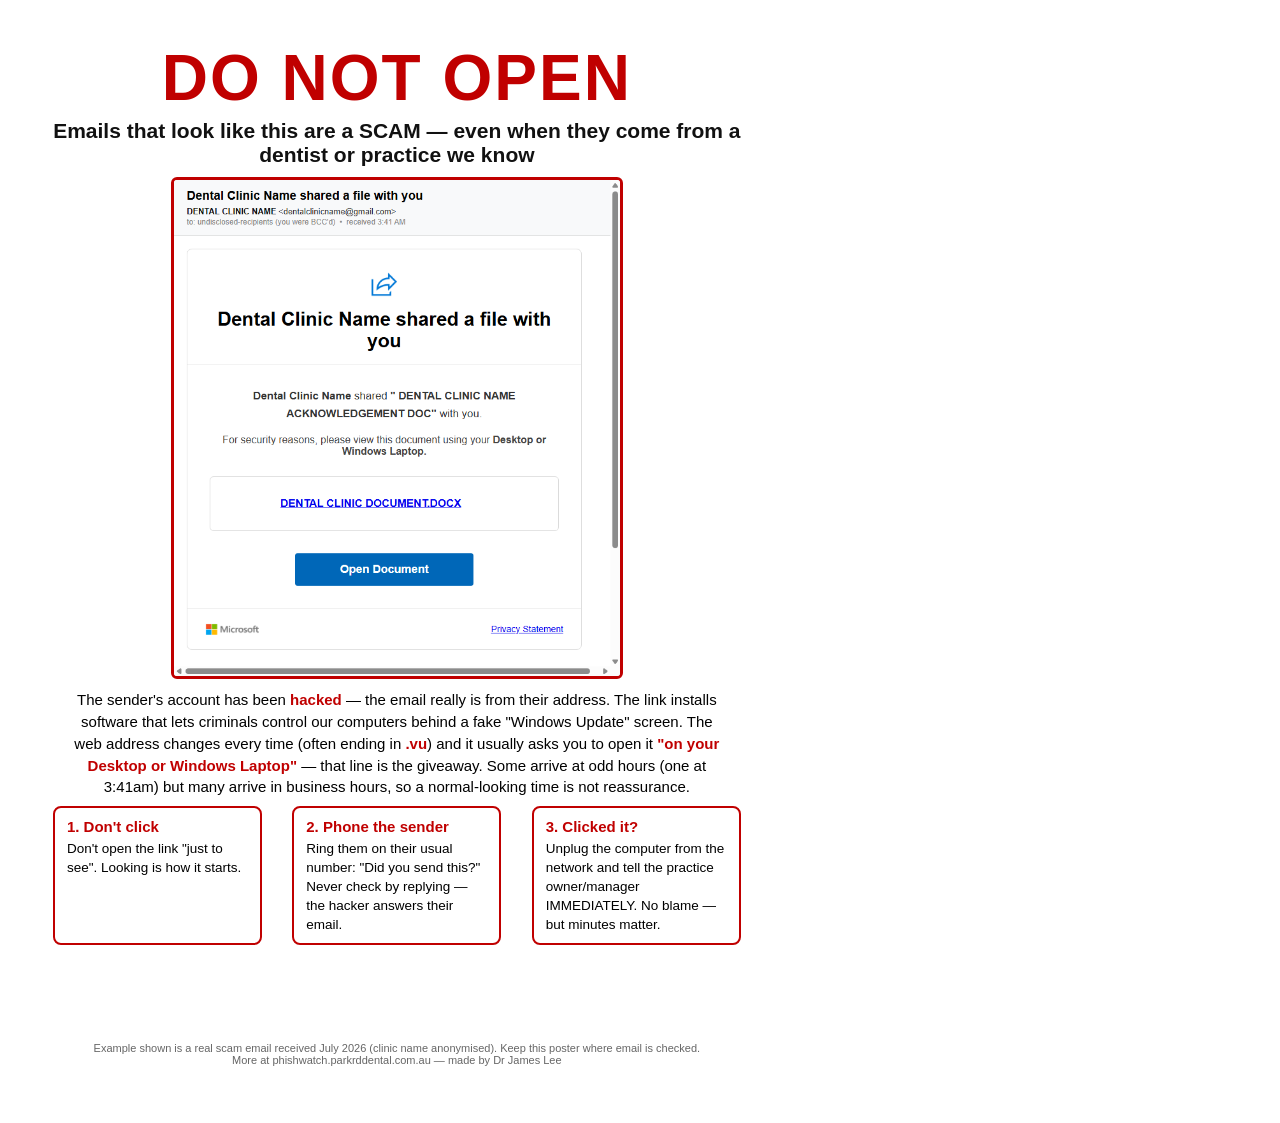
<file: poster.html>
<!doctype html>
<html>
<head>
<meta charset="utf-8">
<title>DO NOT OPEN poster</title>
<style>
  @page { size: A4 portrait; margin: 0; }
  body { font-family: Arial, "Segoe UI", sans-serif; margin: 0; width: 210mm; height: 297mm; display: flex; flex-direction: column; align-items: center; padding: 12mm 14mm; box-sizing: border-box; }
  .stop { color: #c00000; font-size: 64px; font-weight: 900; letter-spacing: 2px; margin: 0; text-align: center; line-height: 1.05; }
  .sub { font-size: 21px; font-weight: 700; text-align: center; margin: 6px 0 10px; color: #111; }
  img { width: 118mm; border: 3px solid #c00000; border-radius: 6px; }
  .why { font-size: 15px; margin: 10px 0 0; text-align: center; max-width: 175mm; line-height: 1.45; }
  .why b { color: #c00000; }
  .rules { display: flex; gap: 8mm; margin-top: 8px; width: 100%; }
  .rule { flex: 1; border: 2px solid #c00000; border-radius: 8px; padding: 8px 12px; font-size: 13.5px; line-height: 1.4; }
  .rule b { color: #c00000; font-size: 15px; display: block; margin-bottom: 3px; }
  .foot { margin-top: auto; font-size: 11px; color: #666; text-align: center; }
</style>
</head>
<body>
  <p class="stop">DO NOT OPEN</p>
  <p class="sub">Emails that look like this are a SCAM — even when they come from a dentist or practice we know</p>
  <img src="email-example.png" alt="Example of the scam email">
  <p class="why">The sender's account has been <b>hacked</b> — the email really is from their address. The link installs software that lets criminals control our computers behind a fake "Windows Update" screen. The web address changes every time (often ending in <b>.vu</b>) and it usually asks you to open it <b>"on your Desktop or Windows Laptop"</b> — that line is the giveaway. Some arrive at odd hours (one at 3:41am) but many arrive in business hours, so a normal-looking time is not reassurance.</p>
  <div class="rules">
    <div class="rule"><b>1. Don't click</b>Don't open the link "just to see". Looking is how it starts.</div>
    <div class="rule"><b>2. Phone the sender</b>Ring them on their usual number: "Did you send this?" Never check by replying — the hacker answers their email.</div>
    <div class="rule"><b>3. Clicked it?</b>Unplug the computer from the network and tell the practice owner/manager IMMEDIATELY. No blame — but minutes matter.</div>
  </div>
  <p class="foot">Example shown is a real scam email received July 2026 (clinic name anonymised). Keep this poster where email is checked.<br>More at phishwatch.parkrddental.com.au — made by Dr James Lee</p>
</body>
</html>
</file>
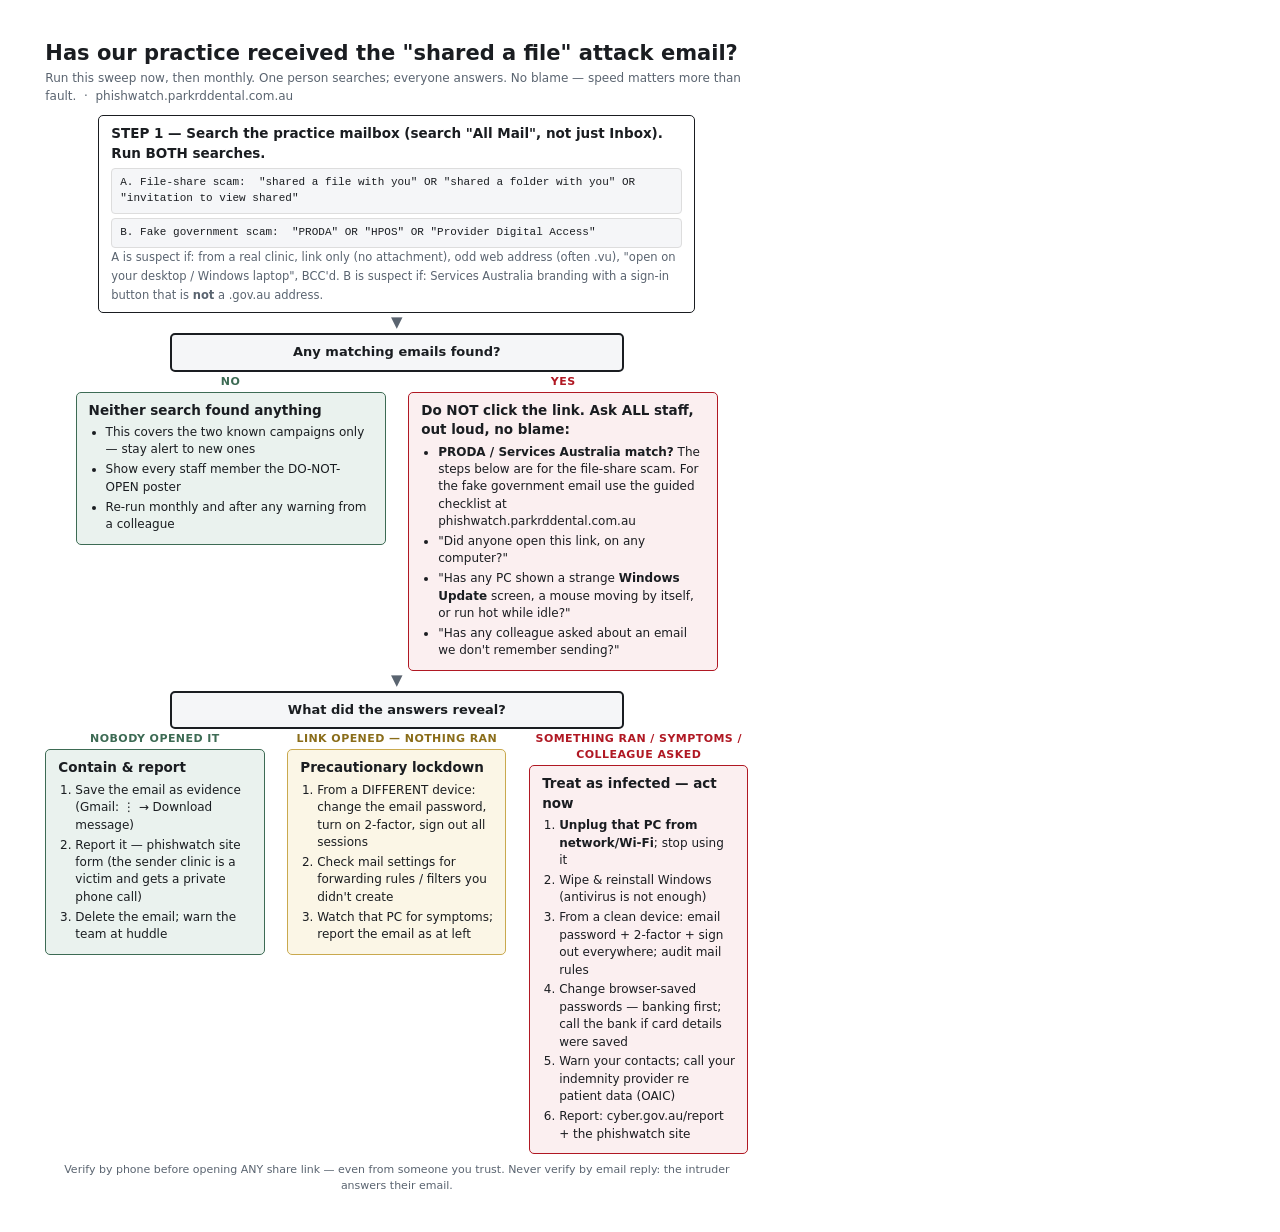
<file: sweep-flowchart.html>
<!doctype html>
<html lang="en">
<head>
<meta charset="utf-8">
<title>Mailbox sweep flowchart</title>
<style>
  @page { size: A4 portrait; margin: 0; }
  :root { --ink:#1A1D21; --muted:#5A6470; --alert:#B01823; --alert-wash:#FBEFF0; --ok:#3D6B54; --ok-wash:#EAF2EE; --warn:#8a6d1a; --warn-wash:#FBF6E6; --line:#B4BCC5; --mono:"Consolas","IBM Plex Mono",monospace; }
  * { box-sizing:border-box; }
  body { width:210mm; min-height:297mm; margin:0; padding:10mm 12mm; font:13px/1.45 "Segoe UI",system-ui,sans-serif; color:var(--ink); background:#fff; }
  h1 { font-size:21px; margin:0 0 2px; }
  .sub { color:var(--muted); font-size:12px; margin-bottom:10px; }
  .box { border:1.5px solid var(--ink); border-radius:5px; padding:8px 12px; margin:0 auto; max-width:158mm; background:#fff; }
  .box b.t { display:block; font-size:13.5px; }
  .q { border-width:2px; background:#F5F6F8; text-align:center; font-weight:700; max-width:120mm; }
  .mono { font-family:var(--mono); font-size:11px; background:#F5F6F8; border:1px solid #DDD; border-radius:4px; padding:6px 8px; display:block; margin-top:5px; }
  .arrow { text-align:center; font-size:15px; color:var(--muted); line-height:1.15; margin:1px 0; }
  .branches { display:grid; grid-template-columns:1fr 1fr 1fr; gap:6mm; margin-top:2px; }
  .branches.two { grid-template-columns:1fr 1fr; max-width:170mm; margin-left:auto; margin-right:auto; }
  .lbl { text-align:center; font-size:11px; font-weight:700; margin-bottom:2px; letter-spacing:.04em; }
  .ok { border-color:var(--ok); background:var(--ok-wash); }
  .ok .lblc { color:var(--ok); }
  .warn { border-color:#C9A94E; background:var(--warn-wash); }
  .bad { border-color:var(--alert); background:var(--alert-wash); }
  .box ol, .box ul { margin:4px 0 0; padding-left:17px; }
  .box li { margin:2.5px 0; font-size:12px; }
  .foot { margin-top:8px; text-align:center; color:var(--muted); font-size:11px; }
  .small { font-size:11.5px; color:var(--muted); }
</style>
</head>
<body>
  <h1>Has our practice received the "shared a file" attack email?</h1>
  <div class="sub">Run this sweep now, then monthly. One person searches; everyone answers. No blame — speed matters more than fault. &nbsp;·&nbsp; phishwatch.parkrddental.com.au</div>

  <div class="box">
    <b class="t">STEP 1 — Search the practice mailbox (search "All Mail", not just Inbox). Run BOTH searches.</b>
    <span class="mono">A. File-share scam:&nbsp; "shared a file with you" OR "shared a folder with you" OR "invitation to view shared"</span>
    <span class="mono" style="margin-top:4px">B. Fake government scam:&nbsp; "PRODA" OR "HPOS" OR "Provider Digital Access"</span>
    <span class="small">A is suspect if: from a real clinic, link only (no attachment), odd web address (often .vu), "open on your desktop / Windows laptop", BCC'd.
    B is suspect if: Services Australia branding with a sign-in button that is <b>not</b> a .gov.au address.</span>
  </div>
  <div class="arrow">▼</div>
  <div class="box q">Any matching emails found?</div>

  <div class="branches two">
    <div>
      <div class="lbl" style="color:var(--ok)">NO</div>
      <div class="box ok"><b class="t">Neither search found anything</b>
        <ul><li>This covers the two known campaigns only — stay alert to new ones</li><li>Show every staff member the DO-NOT-OPEN poster</li><li>Re-run monthly and after any warning from a colleague</li></ul>
      </div>
    </div>
    <div>
      <div class="lbl" style="color:var(--alert)">YES</div>
      <div class="box bad"><b class="t">Do NOT click the link. Ask ALL staff, out loud, no blame:</b>
        <ul>
          <li><b>PRODA / Services Australia match?</b> The steps below are for the file-share scam. For the fake government email use the guided checklist at phishwatch.parkrddental.com.au</li>
          <li>"Did anyone open this link, on any computer?"</li>
          <li>"Has any PC shown a strange <b>Windows Update</b> screen, a mouse moving by itself, or run hot while idle?"</li>
          <li>"Has any colleague asked about an email we don't remember sending?"</li>
        </ul>
      </div>
    </div>
  </div>

  <div class="arrow">▼</div>
  <div class="box q">What did the answers reveal?</div>

  <div class="branches">
    <div>
      <div class="lbl" style="color:var(--ok)">NOBODY OPENED IT</div>
      <div class="box ok"><b class="t">Contain &amp; report</b>
        <ol>
          <li>Save the email as evidence (Gmail: ⋮ → Download message)</li>
          <li>Report it — phishwatch site form (the sender clinic is a victim and gets a private phone call)</li>
          <li>Delete the email; warn the team at huddle</li>
        </ol>
      </div>
    </div>
    <div>
      <div class="lbl" style="color:var(--warn)">LINK OPENED — NOTHING RAN</div>
      <div class="box warn"><b class="t">Precautionary lockdown</b>
        <ol>
          <li>From a DIFFERENT device: change the email password, turn on 2-factor, sign out all sessions</li>
          <li>Check mail settings for forwarding rules / filters you didn't create</li>
          <li>Watch that PC for symptoms; report the email as at left</li>
        </ol>
      </div>
    </div>
    <div>
      <div class="lbl" style="color:var(--alert)">SOMETHING RAN / SYMPTOMS / COLLEAGUE ASKED</div>
      <div class="box bad"><b class="t">Treat as infected — act now</b>
        <ol>
          <li><b>Unplug that PC from network/Wi-Fi</b>; stop using it</li>
          <li>Wipe &amp; reinstall Windows (antivirus is not enough)</li>
          <li>From a clean device: email password + 2-factor + sign out everywhere; audit mail rules</li>
          <li>Change browser-saved passwords — banking first; call the bank if card details were saved</li>
          <li>Warn your contacts; call your indemnity provider re patient data (OAIC)</li>
          <li>Report: cyber.gov.au/report + the phishwatch site</li>
        </ol>
      </div>
    </div>
  </div>

  <div class="foot">Verify by phone before opening ANY share link — even from someone you trust. Never verify by email reply: the intruder answers their email.</div>
</body>
</html>
</file>
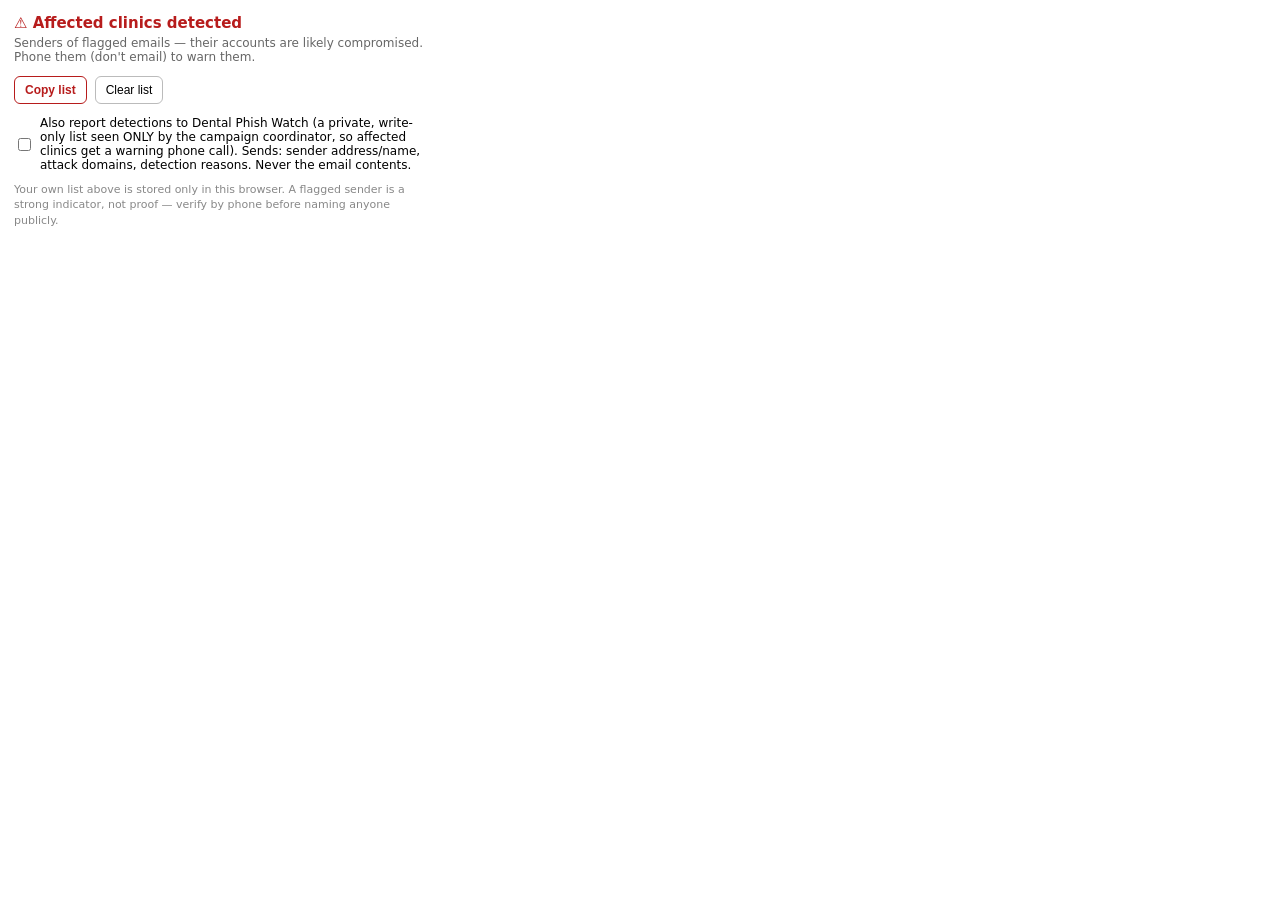
<file: extension-firefox/popup.html>
<!doctype html>
<html>
<head>
  <meta charset="utf-8">
  <style>
    body { font-family: system-ui, sans-serif; width: 420px; margin: 0; padding: 14px; }
    h1 { font-size: 15px; margin: 0 0 4px; color: #b71c1c; }
    .sub { font-size: 12px; color: #666; margin-bottom: 10px; }
    table { width: 100%; border-collapse: collapse; font-size: 12px; }
    th, td { text-align: left; padding: 5px 6px; border-bottom: 1px solid #eee; vertical-align: top; }
    th { color: #444; background: #fafafa; }
    .empty { color: #777; font-size: 13px; padding: 16px 0; }
    .btns { margin-top: 12px; display: flex; gap: 8px; }
    button { border: 1px solid #bbb; background: #fff; border-radius: 6px; padding: 6px 10px; font-size: 12px; cursor: pointer; }
    button.primary { border-color: #b71c1c; color: #b71c1c; font-weight: 600; }
    .note { font-size: 11px; color: #888; margin-top: 10px; line-height: 1.4; }
    .doms { color: #b71c1c; }
  </style>
</head>
<body>
  <h1>⚠️ Affected clinics detected</h1>
  <div class="sub">Senders of flagged emails — their accounts are likely compromised. Phone them (don't email) to warn them.</div>
  <div id="list"></div>
  <div class="btns">
    <button id="copy" class="primary">Copy list</button>
    <button id="clear">Clear list</button>
  </div>
  <label style="display:flex;align-items:center;gap:6px;margin-top:12px;font-size:12px;">
    <input type="checkbox" id="central" style="width:auto;">
    Also report detections to Dental Phish Watch (a private, write-only list seen ONLY by the campaign coordinator, so affected clinics get a warning phone call). Sends: sender address/name, attack domains, detection reasons. Never the email contents.
  </label>
  <div class="note">Your own list above is stored only in this browser. A flagged sender is a strong indicator, not proof — verify by phone before naming anyone publicly.</div>
  <script src="popup.js"></script>
</body>
</html>
</file>
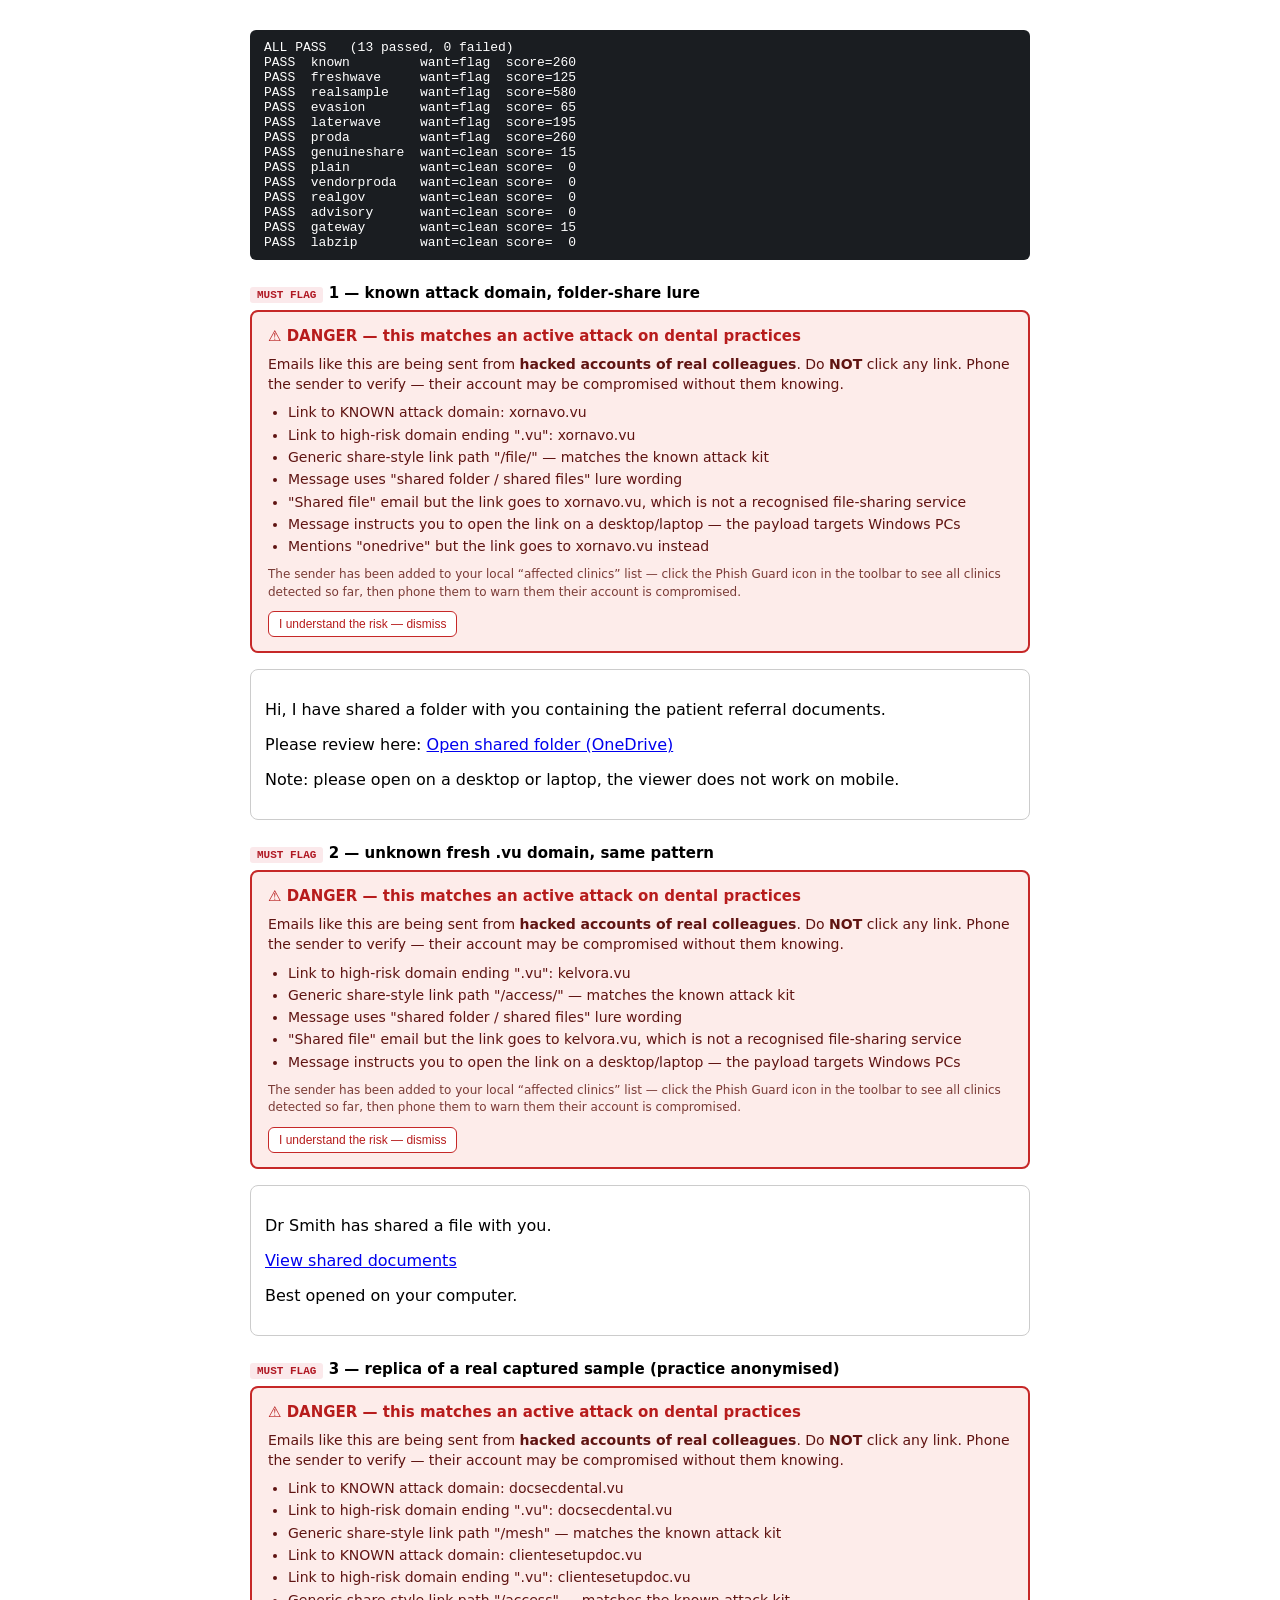
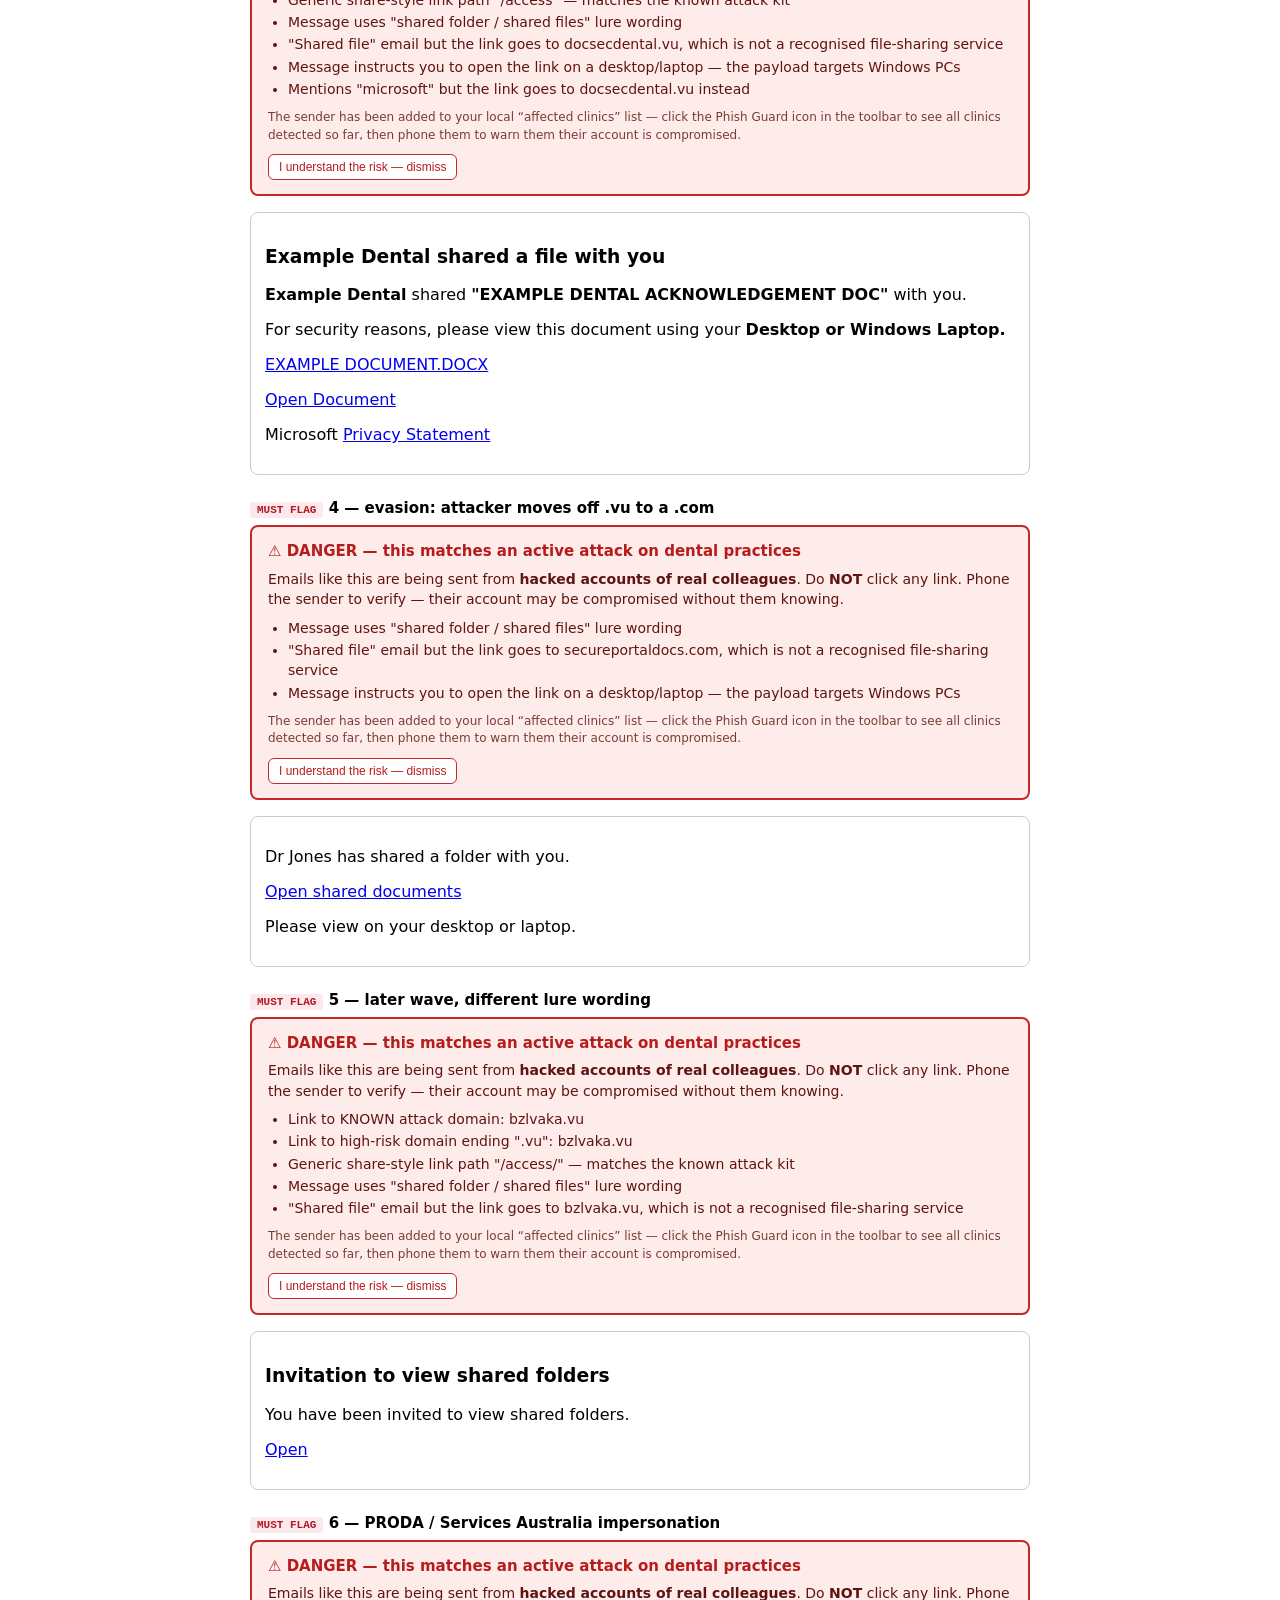
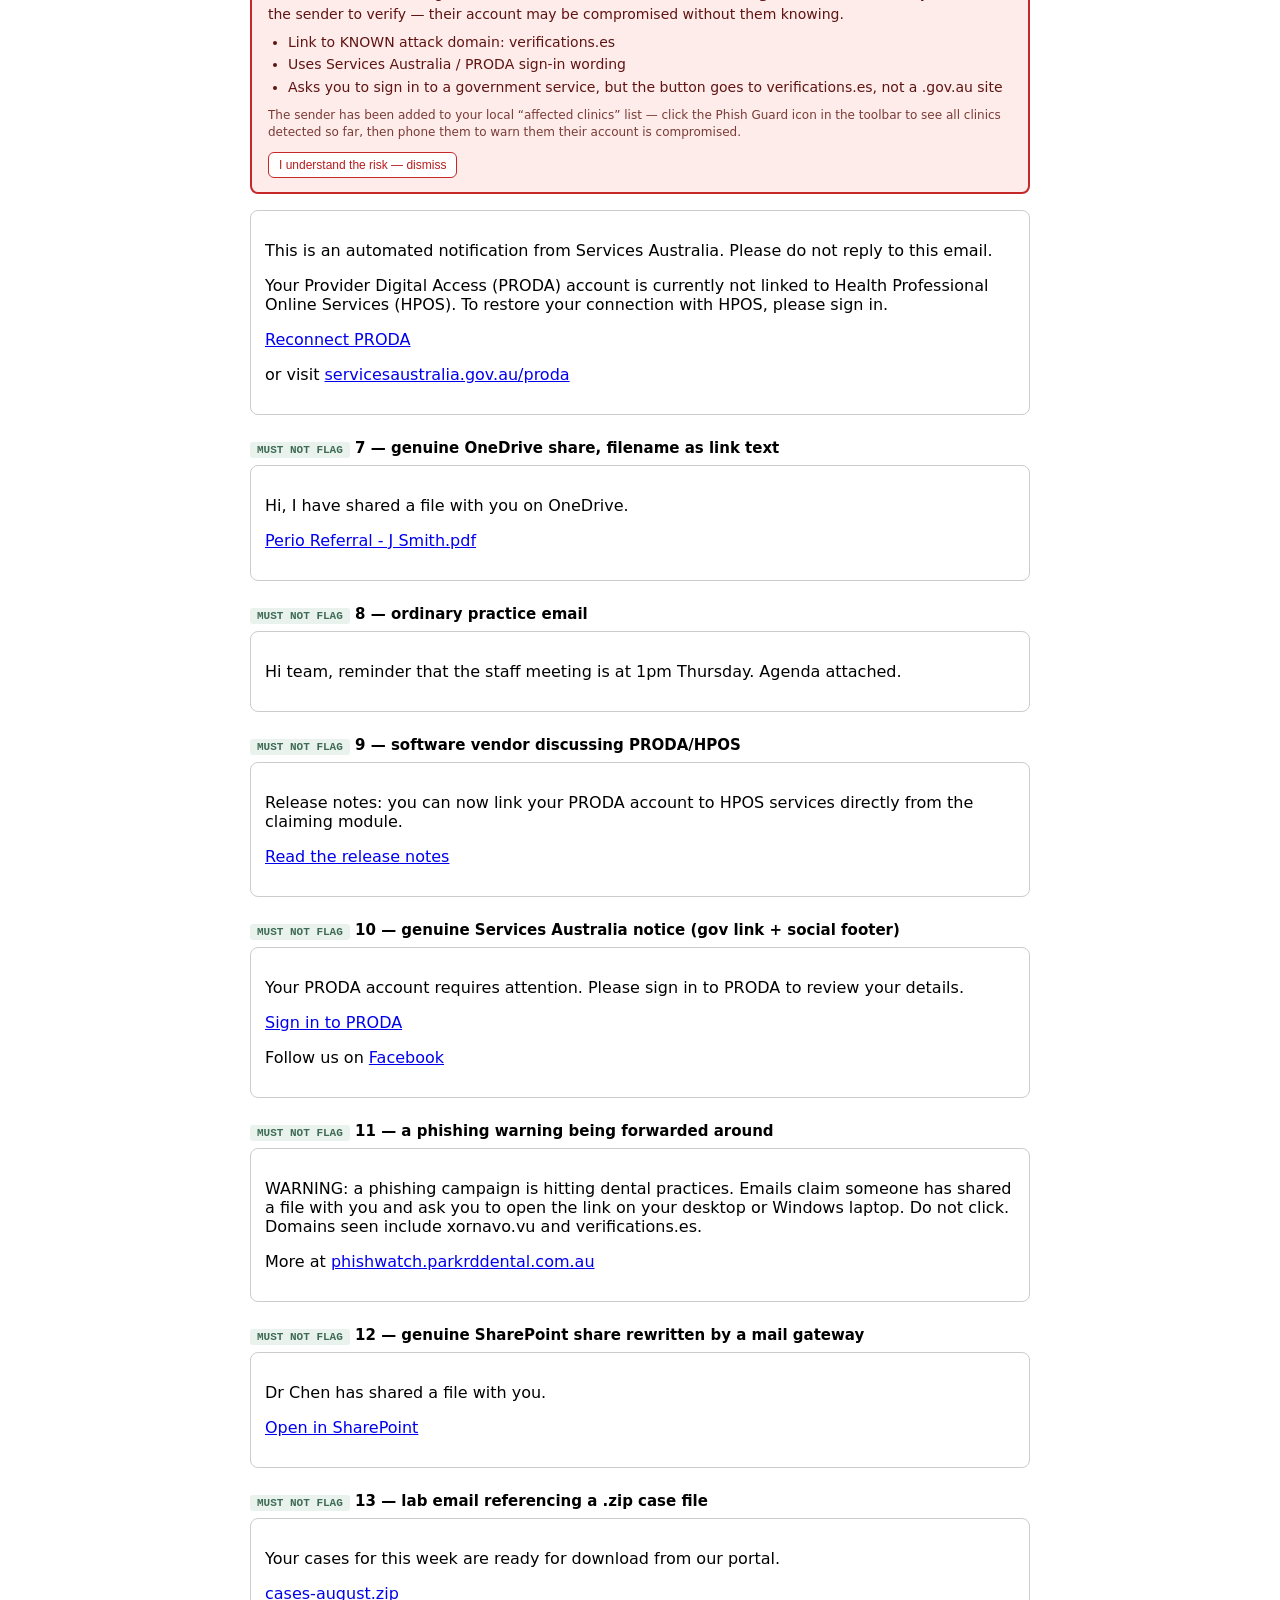
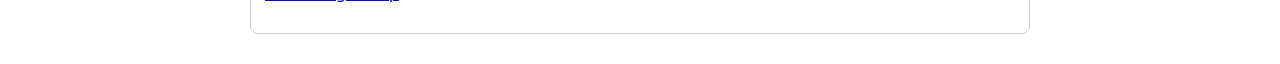
<file: extension-firefox/test.html>
<!doctype html>
<html>
<head>
  <meta charset="utf-8">
  <title>Phish Guard detection tests</title>
  <link rel="stylesheet" href="banner.css">
  <style>
    body { font-family: system-ui, sans-serif; max-width: 780px; margin: 30px auto; padding: 0 16px; }
    .msg { border: 1px solid #ccc; padding: 14px; border-radius: 8px; margin-bottom: 22px; }
    h2 { font-size: 15px; margin: 24px 0 8px; }
    h2 .tag { font-family: ui-monospace, monospace; font-size: 11px; padding: 2px 7px; border-radius: 3px; }
    .must { background: #fbe9eb; color: #b01823; }
    .never { background: #eaf2ee; color: #3d6b54; }
    #summary { position: sticky; top: 0; background: #1a1d21; color: #fff; padding: 10px 14px; border-radius: 6px;
               font-family: ui-monospace, monospace; font-size: 13px; white-space: pre; z-index: 10; }
  </style>
</head>
<body>
  <div id="summary">running…</div>

  <!-- ============ MUST FLAG ============ -->

  <h2><span class="tag must">MUST FLAG</span> 1 — known attack domain, folder-share lure</h2>
  <div class="msg pg-test-message" id="known">
    <p>Hi, I have shared a folder with you containing the patient referral documents.</p>
    <p>Please review here: <a href="https://xornavo.vu/file/">Open shared folder (OneDrive)</a></p>
    <p>Note: please open on a desktop or laptop, the viewer does not work on mobile.</p>
  </div>

  <h2><span class="tag must">MUST FLAG</span> 2 — unknown fresh .vu domain, same pattern</h2>
  <div class="msg pg-test-message" id="freshwave">
    <p>Dr Smith has shared a file with you.</p>
    <p><a href="https://kelvora.vu/access/">View shared documents</a></p>
    <p>Best opened on your computer.</p>
  </div>

  <h2><span class="tag must">MUST FLAG</span> 3 — replica of a real captured sample (practice anonymised)</h2>
  <div class="msg pg-test-message" id="realsample">
    <h3>Example Dental shared a file with you</h3>
    <p><b>Example Dental</b> shared <b>"EXAMPLE DENTAL ACKNOWLEDGEMENT DOC"</b> with you.</p>
    <p>For security reasons, please view this document using your <b>Desktop or Windows Laptop.</b></p>
    <p><a href="https://docsecdental.vu/mesh">EXAMPLE DOCUMENT.DOCX</a></p>
    <p><a href="https://docsecdental.vu/mesh">Open Document</a></p>
    <p>Microsoft <a href="https://clientesetupdoc.vu/access">Privacy Statement</a></p>
  </div>

  <h2><span class="tag must">MUST FLAG</span> 4 — evasion: attacker moves off .vu to a .com</h2>
  <div class="msg pg-test-message" id="evasion">
    <p>Dr Jones has shared a folder with you.</p>
    <p><a href="https://secureportaldocs.com/view">Open shared documents</a></p>
    <p>Please view on your desktop or laptop.</p>
  </div>

  <h2><span class="tag must">MUST FLAG</span> 5 — later wave, different lure wording</h2>
  <div class="msg pg-test-message" id="laterwave">
    <h3>Invitation to view shared folders</h3>
    <p>You have been invited to view shared folders.</p>
    <p><a href="https://bzlvaka.vu/access/">Open</a></p>
  </div>

  <h2><span class="tag must">MUST FLAG</span> 6 — PRODA / Services Australia impersonation</h2>
  <div class="msg pg-test-message" id="proda">
    <p>This is an automated notification from Services Australia. Please do not reply to this email.</p>
    <p>Your Provider Digital Access (PRODA) account is currently not linked to Health Professional Online Services (HPOS). To restore your connection with HPOS, please sign in.</p>
    <p><a href="https://verifications.es/verification/v333/v3">Reconnect PRODA</a></p>
    <p>or visit <a href="https://verifications.es/verification/v333/v3">servicesaustralia.gov.au/proda</a></p>
  </div>

  <!-- ============ MUST NOT FLAG ============ -->

  <h2><span class="tag never">MUST NOT FLAG</span> 7 — genuine OneDrive share, filename as link text</h2>
  <div class="msg pg-test-message" id="genuineshare">
    <p>Hi, I have shared a file with you on OneDrive.</p>
    <p><a href="https://1drv.ms/b/s!AbCdEf">Perio Referral - J Smith.pdf</a></p>
  </div>

  <h2><span class="tag never">MUST NOT FLAG</span> 8 — ordinary practice email</h2>
  <div class="msg pg-test-message" id="plain">
    <p>Hi team, reminder that the staff meeting is at 1pm Thursday. Agenda attached.</p>
  </div>

  <h2><span class="tag never">MUST NOT FLAG</span> 9 — software vendor discussing PRODA/HPOS</h2>
  <div class="msg pg-test-message" id="vendorproda">
    <p>Release notes: you can now link your PRODA account to HPOS services directly from the claiming module.</p>
    <p><a href="https://support.dental4windows.com.au/releases/2026-08">Read the release notes</a></p>
  </div>

  <h2><span class="tag never">MUST NOT FLAG</span> 10 — genuine Services Australia notice (gov link + social footer)</h2>
  <div class="msg pg-test-message" id="realgov">
    <p>Your PRODA account requires attention. Please sign in to PRODA to review your details.</p>
    <p><a href="https://proda.humanservices.gov.au/">Sign in to PRODA</a></p>
    <p>Follow us on <a href="https://www.facebook.com/servicesaustralia">Facebook</a></p>
  </div>

  <h2><span class="tag never">MUST NOT FLAG</span> 11 — a phishing warning being forwarded around</h2>
  <div class="msg pg-test-message" id="advisory">
    <p>WARNING: a phishing campaign is hitting dental practices. Emails claim someone has shared a file with you and ask you to open the link on your desktop or Windows laptop. Do not click. Domains seen include xornavo.vu and verifications.es.</p>
    <p>More at <a href="https://phishwatch.parkrddental.com.au/">phishwatch.parkrddental.com.au</a></p>
  </div>

  <h2><span class="tag never">MUST NOT FLAG</span> 12 — genuine SharePoint share rewritten by a mail gateway</h2>
  <div class="msg pg-test-message" id="gateway">
    <p>Dr Chen has shared a file with you.</p>
    <p><a href="https://protect-au.mimecast.com/s/abc123?domain=contoso.sharepoint.com">Open in SharePoint</a></p>
  </div>

  <h2><span class="tag never">MUST NOT FLAG</span> 13 — lab email referencing a .zip case file</h2>
  <div class="msg pg-test-message" id="labzip">
    <p>Your cases for this week are ready for download from our portal.</p>
    <p><a href="https://portal.examplelab.com.au/downloads">cases-august.zip</a></p>
  </div>

  <script src="rules.js"></script>
  <script src="content.js"></script>
  <script>
    const MUST_FLAG = ["known", "freshwave", "realsample", "evasion", "laterwave", "proda"];
    const NEVER_FLAG = ["genuineshare", "plain", "vendorproda", "realgov", "advisory", "gateway", "labzip"];
    setTimeout(() => {
      const out = {};
      let pass = 0, fail = 0;
      const lines = [];
      for (const [ids, want] of [[MUST_FLAG, true], [NEVER_FLAG, false]]) {
        for (const id of ids) {
          const el = document.getElementById(id);
          const r = window.__pgAnalyzeMessage(el);
          const flagged = r.score >= 40;
          const ok = flagged === want;
          ok ? pass++ : fail++;
          out[id] = { want, flagged, score: r.score, reasons: r.reasons };
          lines.push(`${ok ? "PASS" : "FAIL"}  ${id.padEnd(13)} want=${want ? "flag " : "clean"} score=${String(r.score).padStart(3)}${ok ? "" : "   <<< " + r.reasons.join(" | ")}`);
        }
      }
      const head = `${fail === 0 ? "ALL PASS" : fail + " FAILURE(S)"}   (${pass} passed, ${fail} failed)`;
      document.getElementById("summary").textContent = head + "\n" + lines.join("\n");
      window.__pgResults = out;
      console.log("PG_RESULTS " + JSON.stringify({ pass, fail, out }));
    }, 600);
  </script>
</body>
</html>
</file>
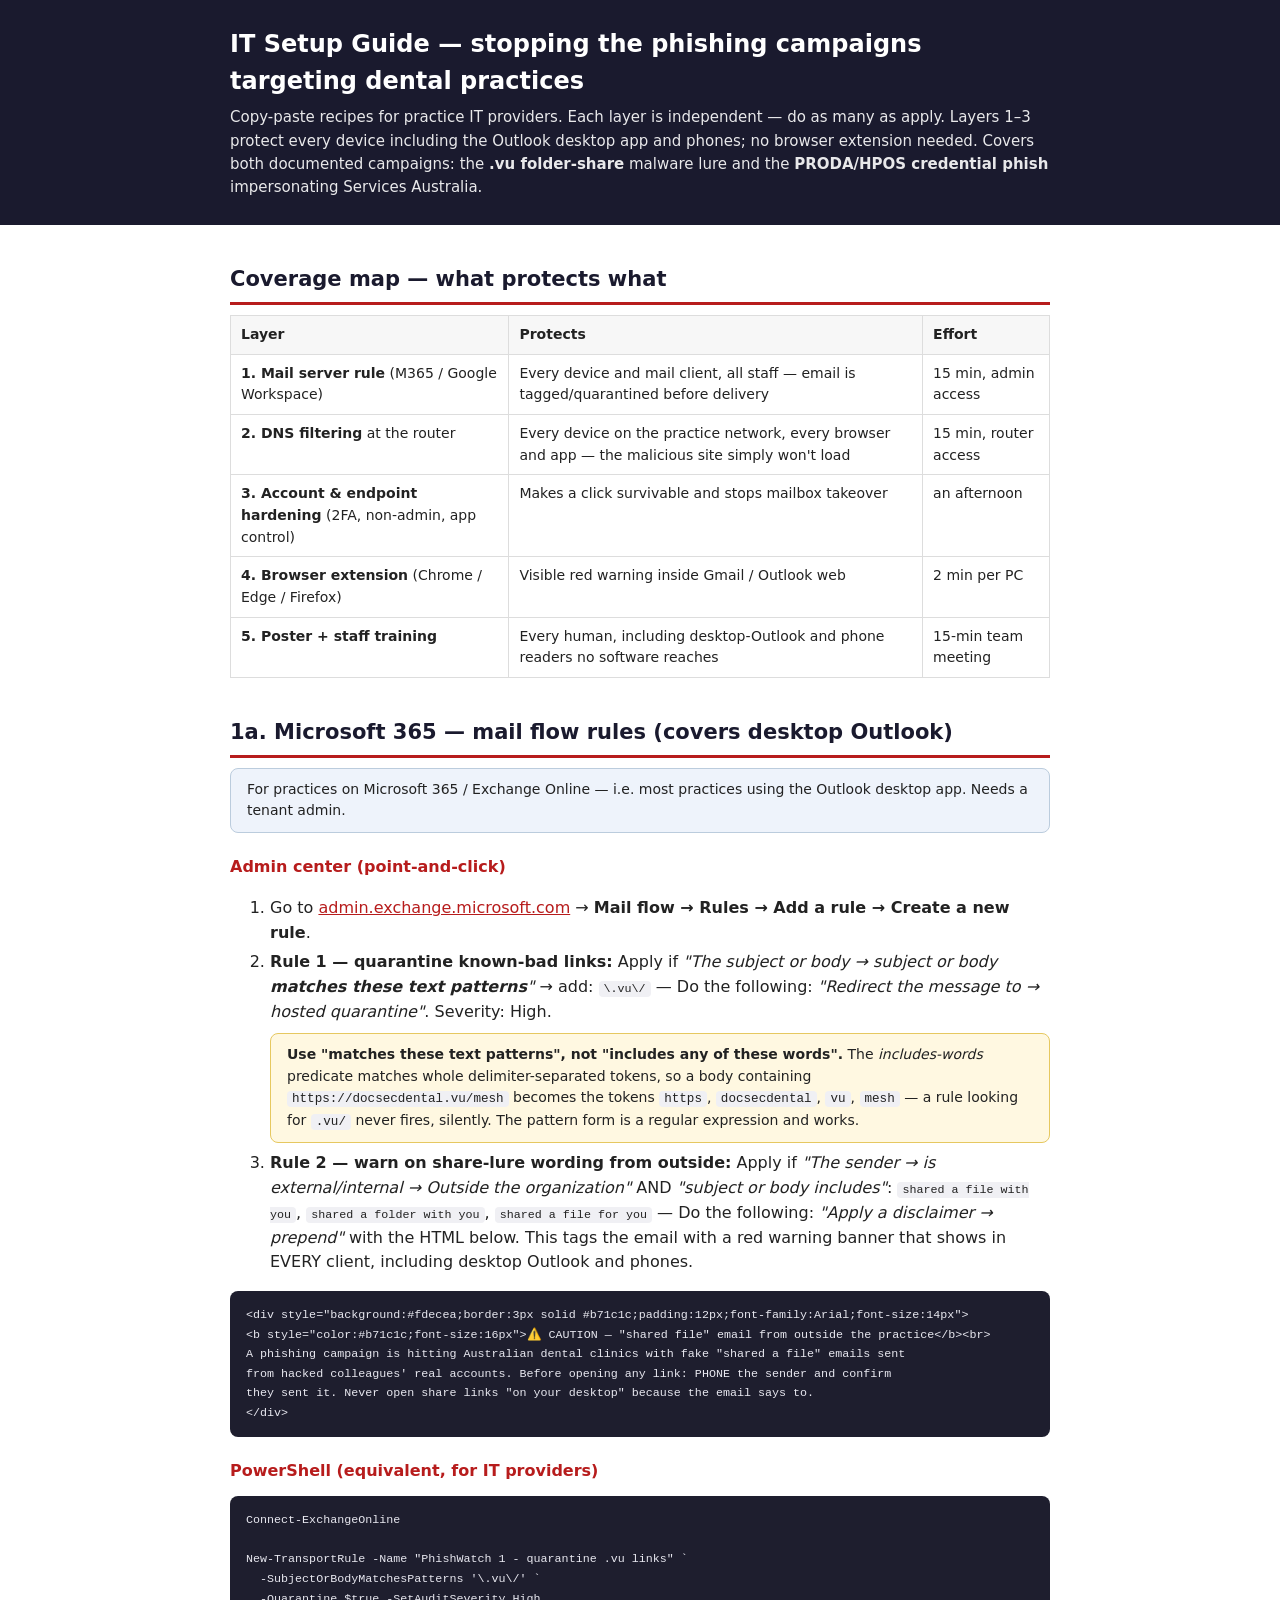
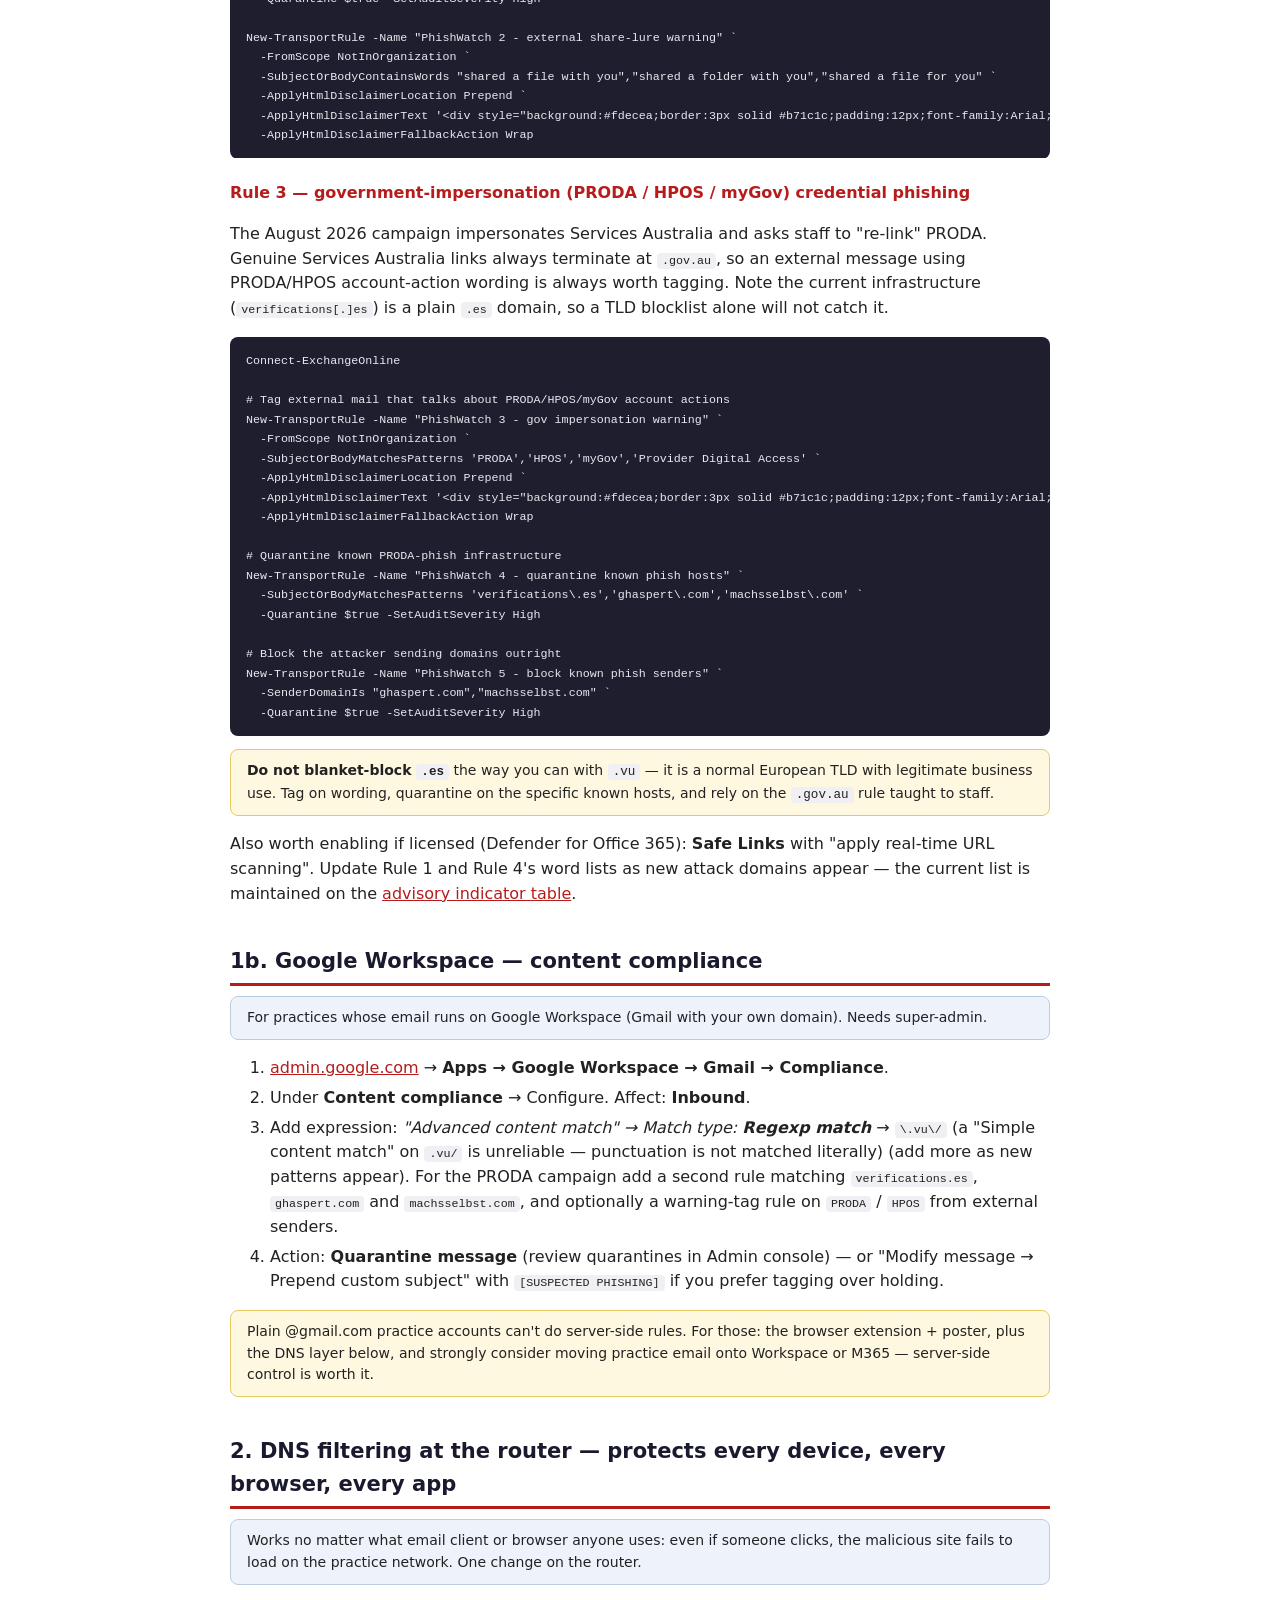
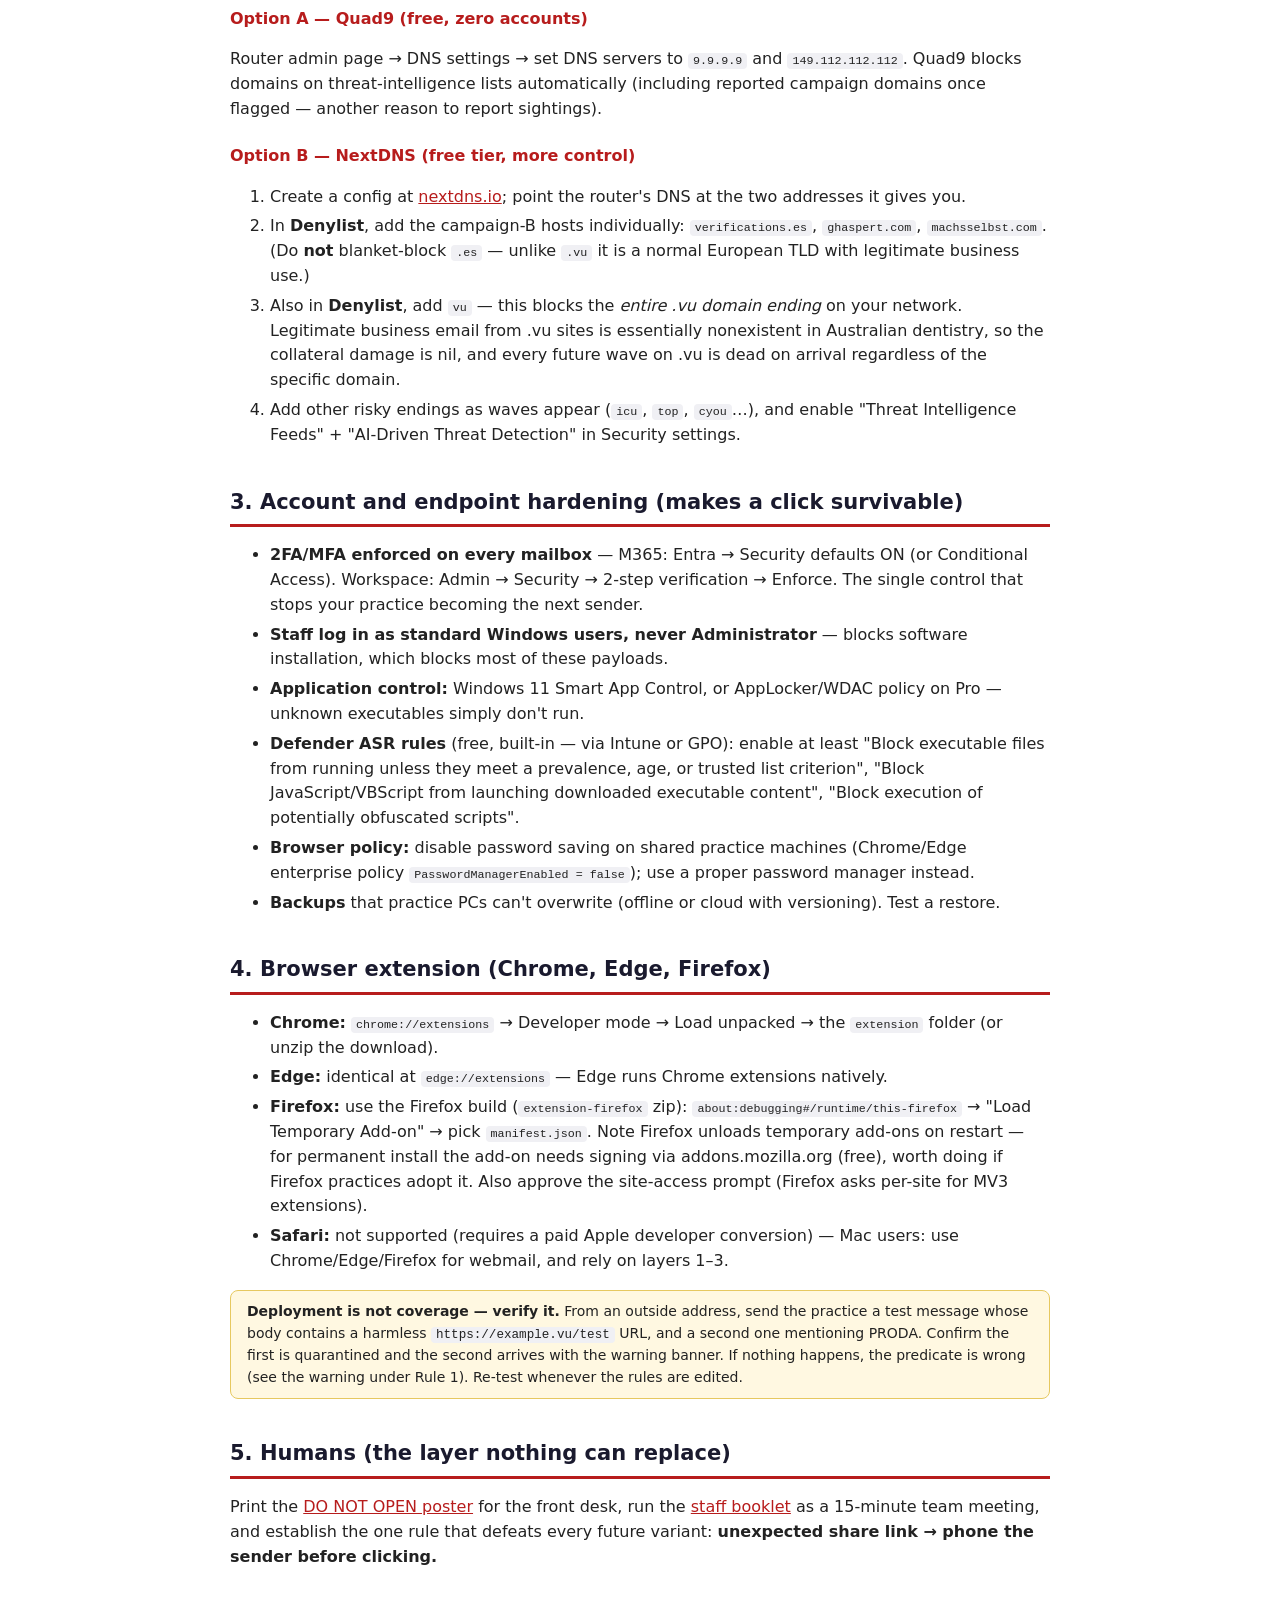
<file: site/it-guide.html>
<!doctype html>
<html lang="en">
<head>
<meta charset="utf-8">
<meta name="viewport" content="width=device-width, initial-scale=1">
<title>IT Setup Guide — protect a dental practice from the phishing campaigns targeting dentistry</title>
<style>
  :root { --red: #b71c1c; --dark: #1a1a2e; --grey: #555; }
  body { font-family: system-ui, -apple-system, "Segoe UI", Roboto, sans-serif; margin: 0; color: #222; line-height: 1.55; }
  .wrap { max-width: 820px; margin: 0 auto; padding: 0 20px 60px; }
  header { background: var(--dark); color: #fff; padding: 26px 0; }
  header h1 { margin: 0; font-size: 24px; }
  header p { margin: 6px 0 0; opacity: .9; font-size: 15px; }
  h2 { color: var(--dark); margin: 38px 0 10px; font-size: 21px; border-bottom: 3px solid var(--red); padding-bottom: 6px; }
  h3 { margin: 22px 0 8px; font-size: 16px; color: var(--red); }
  pre { background: #1e1e2e; color: #e8e8f0; padding: 14px 16px; border-radius: 8px; overflow-x: auto; font-size: 13px; line-height: 1.5; }
  code { background: #f0f0f4; padding: 1px 5px; border-radius: 4px; font-size: 90%; }
  pre code { background: none; padding: 0; }
  .who { background: #eef3fb; border: 1px solid #bcd; border-radius: 8px; padding: 10px 16px; font-size: 14px; margin: 8px 0 14px; }
  .warn { background: #fff8e1; border: 1px solid #e6c860; border-radius: 8px; padding: 10px 16px; font-size: 14px; margin: 12px 0; }
  table { border-collapse: collapse; width: 100%; font-size: 14px; margin: 10px 0; }
  th, td { border: 1px solid #ddd; padding: 8px 10px; text-align: left; vertical-align: top; }
  th { background: #f7f7f7; }
  a { color: var(--red); }
  ol li, ul li { margin: 5px 0; }
</style>
</head>
<body>
<header><div class="wrap" style="padding-bottom:0">
  <h1>IT Setup Guide — stopping the phishing campaigns targeting dental practices</h1>
  <p>Copy-paste recipes for practice IT providers. Each layer is independent — do as many as apply. Layers 1–3 protect every device including the Outlook desktop app and phones; no browser extension needed. Covers both documented campaigns: the <b>.vu folder-share</b> malware lure and the <b>PRODA/HPOS credential phish</b> impersonating Services Australia.</p>
</div></header>
<div class="wrap">

  <h2>Coverage map — what protects what</h2>
  <table>
    <tr><th>Layer</th><th>Protects</th><th>Effort</th></tr>
    <tr><td><b>1. Mail server rule</b> (M365 / Google Workspace)</td><td>Every device and mail client, all staff — email is tagged/quarantined before delivery</td><td>15 min, admin access</td></tr>
    <tr><td><b>2. DNS filtering</b> at the router</td><td>Every device on the practice network, every browser and app — the malicious site simply won't load</td><td>15 min, router access</td></tr>
    <tr><td><b>3. Account & endpoint hardening</b> (2FA, non-admin, app control)</td><td>Makes a click survivable and stops mailbox takeover</td><td>an afternoon</td></tr>
    <tr><td><b>4. Browser extension</b> (Chrome / Edge / Firefox)</td><td>Visible red warning inside Gmail / Outlook web</td><td>2 min per PC</td></tr>
    <tr><td><b>5. Poster + staff training</b></td><td>Every human, including desktop-Outlook and phone readers no software reaches</td><td>15-min team meeting</td></tr>
  </table>

  <h2>1a. Microsoft 365 — mail flow rules (covers desktop Outlook)</h2>
  <div class="who">For practices on Microsoft 365 / Exchange Online — i.e. most practices using the Outlook desktop app. Needs a tenant admin.</div>

  <h3>Admin center (point-and-click)</h3>
  <ol>
    <li>Go to <a href="https://admin.exchange.microsoft.com" rel="noopener">admin.exchange.microsoft.com</a> → <b>Mail flow → Rules → Add a rule → Create a new rule</b>.</li>
    <li><b>Rule 1 — quarantine known-bad links:</b> Apply if <i>"The subject or body → subject or body <b>matches these text patterns</b>"</i> → add: <code>\.vu\/</code> — Do the following: <i>"Redirect the message to → hosted quarantine"</i>. Severity: High.
      <div class="warn" style="margin:8px 0"><b>Use "matches these text patterns", not "includes any of these words".</b> The <i>includes-words</i> predicate matches whole delimiter-separated tokens, so a body containing <code>https://docsecdental.vu/mesh</code> becomes the tokens <code>https</code>, <code>docsecdental</code>, <code>vu</code>, <code>mesh</code> — a rule looking for <code>.vu/</code> never fires, silently. The pattern form is a regular expression and works.</div></li>
    <li><b>Rule 2 — warn on share-lure wording from outside:</b> Apply if <i>"The sender → is external/internal → Outside the organization"</i> AND <i>"subject or body includes"</i>: <code>shared a file with you</code>, <code>shared a folder with you</code>, <code>shared a file for you</code> — Do the following: <i>"Apply a disclaimer → prepend"</i> with the HTML below. This tags the email with a red warning banner that shows in EVERY client, including desktop Outlook and phones.</li>
  </ol>
  <pre><code>&lt;div style="background:#fdecea;border:3px solid #b71c1c;padding:12px;font-family:Arial;font-size:14px"&gt;
&lt;b style="color:#b71c1c;font-size:16px"&gt;⚠️ CAUTION — "shared file" email from outside the practice&lt;/b&gt;&lt;br&gt;
A phishing campaign is hitting Australian dental clinics with fake "shared a file" emails sent
from hacked colleagues' real accounts. Before opening any link: PHONE the sender and confirm
they sent it. Never open share links "on your desktop" because the email says to.
&lt;/div&gt;</code></pre>

  <h3>PowerShell (equivalent, for IT providers)</h3>
  <pre><code>Connect-ExchangeOnline

New-TransportRule -Name "PhishWatch 1 - quarantine .vu links" `
  -SubjectOrBodyMatchesPatterns '\.vu\/' `
  -Quarantine $true -SetAuditSeverity High

New-TransportRule -Name "PhishWatch 2 - external share-lure warning" `
  -FromScope NotInOrganization `
  -SubjectOrBodyContainsWords "shared a file with you","shared a folder with you","shared a file for you" `
  -ApplyHtmlDisclaimerLocation Prepend `
  -ApplyHtmlDisclaimerText '&lt;div style="background:#fdecea;border:3px solid #b71c1c;padding:12px;font-family:Arial;font-size:14px"&gt;&lt;b style="color:#b71c1c;font-size:16px"&gt;⚠️ CAUTION — "shared file" email from outside the practice&lt;/b&gt;&lt;br&gt;A phishing campaign is hitting Australian dental clinics with fake "shared a file" emails sent from hacked colleagues&#39; real accounts. Before opening any link: PHONE the sender and confirm they sent it.&lt;/div&gt;' `
  -ApplyHtmlDisclaimerFallbackAction Wrap</code></pre>
  <h3>Rule 3 — government-impersonation (PRODA / HPOS / myGov) credential phishing</h3>
  <p>The August 2026 campaign impersonates Services Australia and asks staff to "re-link" PRODA. Genuine Services Australia links always terminate at <code>.gov.au</code>, so an external message using PRODA/HPOS account-action wording is always worth tagging. Note the current infrastructure (<code>verifications[.]es</code>) is a plain <code>.es</code> domain, so a TLD blocklist alone will not catch it.</p>
  <pre><code>Connect-ExchangeOnline

# Tag external mail that talks about PRODA/HPOS/myGov account actions
New-TransportRule -Name "PhishWatch 3 - gov impersonation warning" `
  -FromScope NotInOrganization `
  -SubjectOrBodyMatchesPatterns 'PRODA','HPOS','myGov','Provider Digital Access' `
  -ApplyHtmlDisclaimerLocation Prepend `
  -ApplyHtmlDisclaimerText '&lt;div style="background:#fdecea;border:3px solid #b71c1c;padding:12px;font-family:Arial;font-size:14px"&gt;&lt;b style="color:#b71c1c;font-size:16px"&gt;⚠️ CAUTION — mentions PRODA / HPOS / myGov&lt;/b&gt;&lt;br&gt;Scam emails impersonating Services Australia are circulating. NEVER sign in to PRODA via a link in an email — type the address yourself or use your bookmark. A genuine Services Australia link always ends in .gov.au.&lt;/div&gt;' `
  -ApplyHtmlDisclaimerFallbackAction Wrap

# Quarantine known PRODA-phish infrastructure
New-TransportRule -Name "PhishWatch 4 - quarantine known phish hosts" `
  -SubjectOrBodyMatchesPatterns 'verifications\.es','ghaspert\.com','machsselbst\.com' `
  -Quarantine $true -SetAuditSeverity High

# Block the attacker sending domains outright
New-TransportRule -Name "PhishWatch 5 - block known phish senders" `
  -SenderDomainIs "ghaspert.com","machsselbst.com" `
  -Quarantine $true -SetAuditSeverity High</code></pre>
  <div class="warn"><b>Do not blanket-block <code>.es</code></b> the way you can with <code>.vu</code> — it is a normal European TLD with legitimate business use. Tag on wording, quarantine on the specific known hosts, and rely on the <code>.gov.au</code> rule taught to staff.</div>
  <p>Also worth enabling if licensed (Defender for Office 365): <b>Safe Links</b> with "apply real-time URL scanning". Update Rule 1 and Rule 4's word lists as new attack domains appear — the current list is maintained on the <a href="index.html#indicators">advisory indicator table</a>.</p>

  <h2>1b. Google Workspace — content compliance</h2>
  <div class="who">For practices whose email runs on Google Workspace (Gmail with your own domain). Needs super-admin.</div>
  <ol>
    <li><a href="https://admin.google.com" rel="noopener">admin.google.com</a> → <b>Apps → Google Workspace → Gmail → Compliance</b>.</li>
    <li>Under <b>Content compliance</b> → Configure. Affect: <b>Inbound</b>.</li>
    <li>Add expression: <i>"Advanced content match" → Match type: <b>Regexp match</b></i> → <code>\.vu\/</code> (a "Simple content match" on <code>.vu/</code> is unreliable — punctuation is not matched literally) (add more as new patterns appear). For the PRODA campaign add a second rule matching <code>verifications.es</code>, <code>ghaspert.com</code> and <code>machsselbst.com</code>, and optionally a warning-tag rule on <code>PRODA</code> / <code>HPOS</code> from external senders.</li>
    <li>Action: <b>Quarantine message</b> (review quarantines in Admin console) — or "Modify message → Prepend custom subject" with <code>[SUSPECTED PHISHING]</code> if you prefer tagging over holding.</li>
  </ol>
  <div class="warn">Plain @gmail.com practice accounts can't do server-side rules. For those: the browser extension + poster, plus the DNS layer below, and strongly consider moving practice email onto Workspace or M365 — server-side control is worth it.</div>

  <h2>2. DNS filtering at the router — protects every device, every browser, every app</h2>
  <div class="who">Works no matter what email client or browser anyone uses: even if someone clicks, the malicious site fails to load on the practice network. One change on the router.</div>
  <h3>Option A — Quad9 (free, zero accounts)</h3>
  <p>Router admin page → DNS settings → set DNS servers to <code>9.9.9.9</code> and <code>149.112.112.112</code>. Quad9 blocks domains on threat-intelligence lists automatically (including reported campaign domains once flagged — another reason to report sightings).</p>
  <h3>Option B — NextDNS (free tier, more control)</h3>
  <ol>
    <li>Create a config at <a href="https://nextdns.io" rel="noopener">nextdns.io</a>; point the router's DNS at the two addresses it gives you.</li>
    <li>In <b>Denylist</b>, add the campaign-B hosts individually: <code>verifications.es</code>, <code>ghaspert.com</code>, <code>machsselbst.com</code>. (Do <b>not</b> blanket-block <code>.es</code> — unlike <code>.vu</code> it is a normal European TLD with legitimate business use.)</li>
    <li>Also in <b>Denylist</b>, add <code>vu</code> — this blocks the <i>entire .vu domain ending</i> on your network. Legitimate business email from .vu sites is essentially nonexistent in Australian dentistry, so the collateral damage is nil, and every future wave on .vu is dead on arrival regardless of the specific domain.</li>
    <li>Add other risky endings as waves appear (<code>icu</code>, <code>top</code>, <code>cyou</code>…), and enable "Threat Intelligence Feeds" + "AI-Driven Threat Detection" in Security settings.</li>
  </ol>

  <h2>3. Account and endpoint hardening (makes a click survivable)</h2>
  <ul>
    <li><b>2FA/MFA enforced on every mailbox</b> — M365: Entra → Security defaults ON (or Conditional Access). Workspace: Admin → Security → 2-step verification → Enforce. The single control that stops your practice becoming the next sender.</li>
    <li><b>Staff log in as standard Windows users, never Administrator</b> — blocks software installation, which blocks most of these payloads.</li>
    <li><b>Application control:</b> Windows 11 Smart App Control, or AppLocker/WDAC policy on Pro — unknown executables simply don't run.</li>
    <li><b>Defender ASR rules</b> (free, built-in — via Intune or GPO): enable at least "Block executable files from running unless they meet a prevalence, age, or trusted list criterion", "Block JavaScript/VBScript from launching downloaded executable content", "Block execution of potentially obfuscated scripts".</li>
    <li><b>Browser policy:</b> disable password saving on shared practice machines (Chrome/Edge enterprise policy <code>PasswordManagerEnabled = false</code>); use a proper password manager instead.</li>
    <li><b>Backups</b> that practice PCs can't overwrite (offline or cloud with versioning). Test a restore.</li>
  </ul>

  <h2>4. Browser extension (Chrome, Edge, Firefox)</h2>
  <ul>
    <li><b>Chrome:</b> <code>chrome://extensions</code> → Developer mode → Load unpacked → the <code>extension</code> folder (or unzip the download).</li>
    <li><b>Edge:</b> identical at <code>edge://extensions</code> — Edge runs Chrome extensions natively.</li>
    <li><b>Firefox:</b> use the Firefox build (<code>extension-firefox</code> zip): <code>about:debugging#/runtime/this-firefox</code> → "Load Temporary Add-on" → pick <code>manifest.json</code>. Note Firefox unloads temporary add-ons on restart — for permanent install the add-on needs signing via addons.mozilla.org (free), worth doing if Firefox practices adopt it. Also approve the site-access prompt (Firefox asks per-site for MV3 extensions).</li>
    <li><b>Safari:</b> not supported (requires a paid Apple developer conversion) — Mac users: use Chrome/Edge/Firefox for webmail, and rely on layers 1–3.</li>
  </ul>

  <div class="warn"><b>Deployment is not coverage — verify it.</b> From an outside address, send the practice a test message whose body contains a harmless <code>https://example.vu/test</code> URL, and a second one mentioning PRODA. Confirm the first is quarantined and the second arrives with the warning banner. If nothing happens, the predicate is wrong (see the warning under Rule 1). Re-test whenever the rules are edited.</div>

  <h2>5. Humans (the layer nothing can replace)</h2>
  <p>Print the <a href="downloads/DO-NOT-OPEN-Poster.pdf">DO NOT OPEN poster</a> for the front desk, run the <a href="downloads/Staff-Training-Booklet-v2.docx">staff booklet</a> as a 15-minute team meeting, and establish the one rule that defeats every future variant: <b>unexpected share link → phone the sender before clicking.</b></p>

</div>
</body>
</html>
</file>
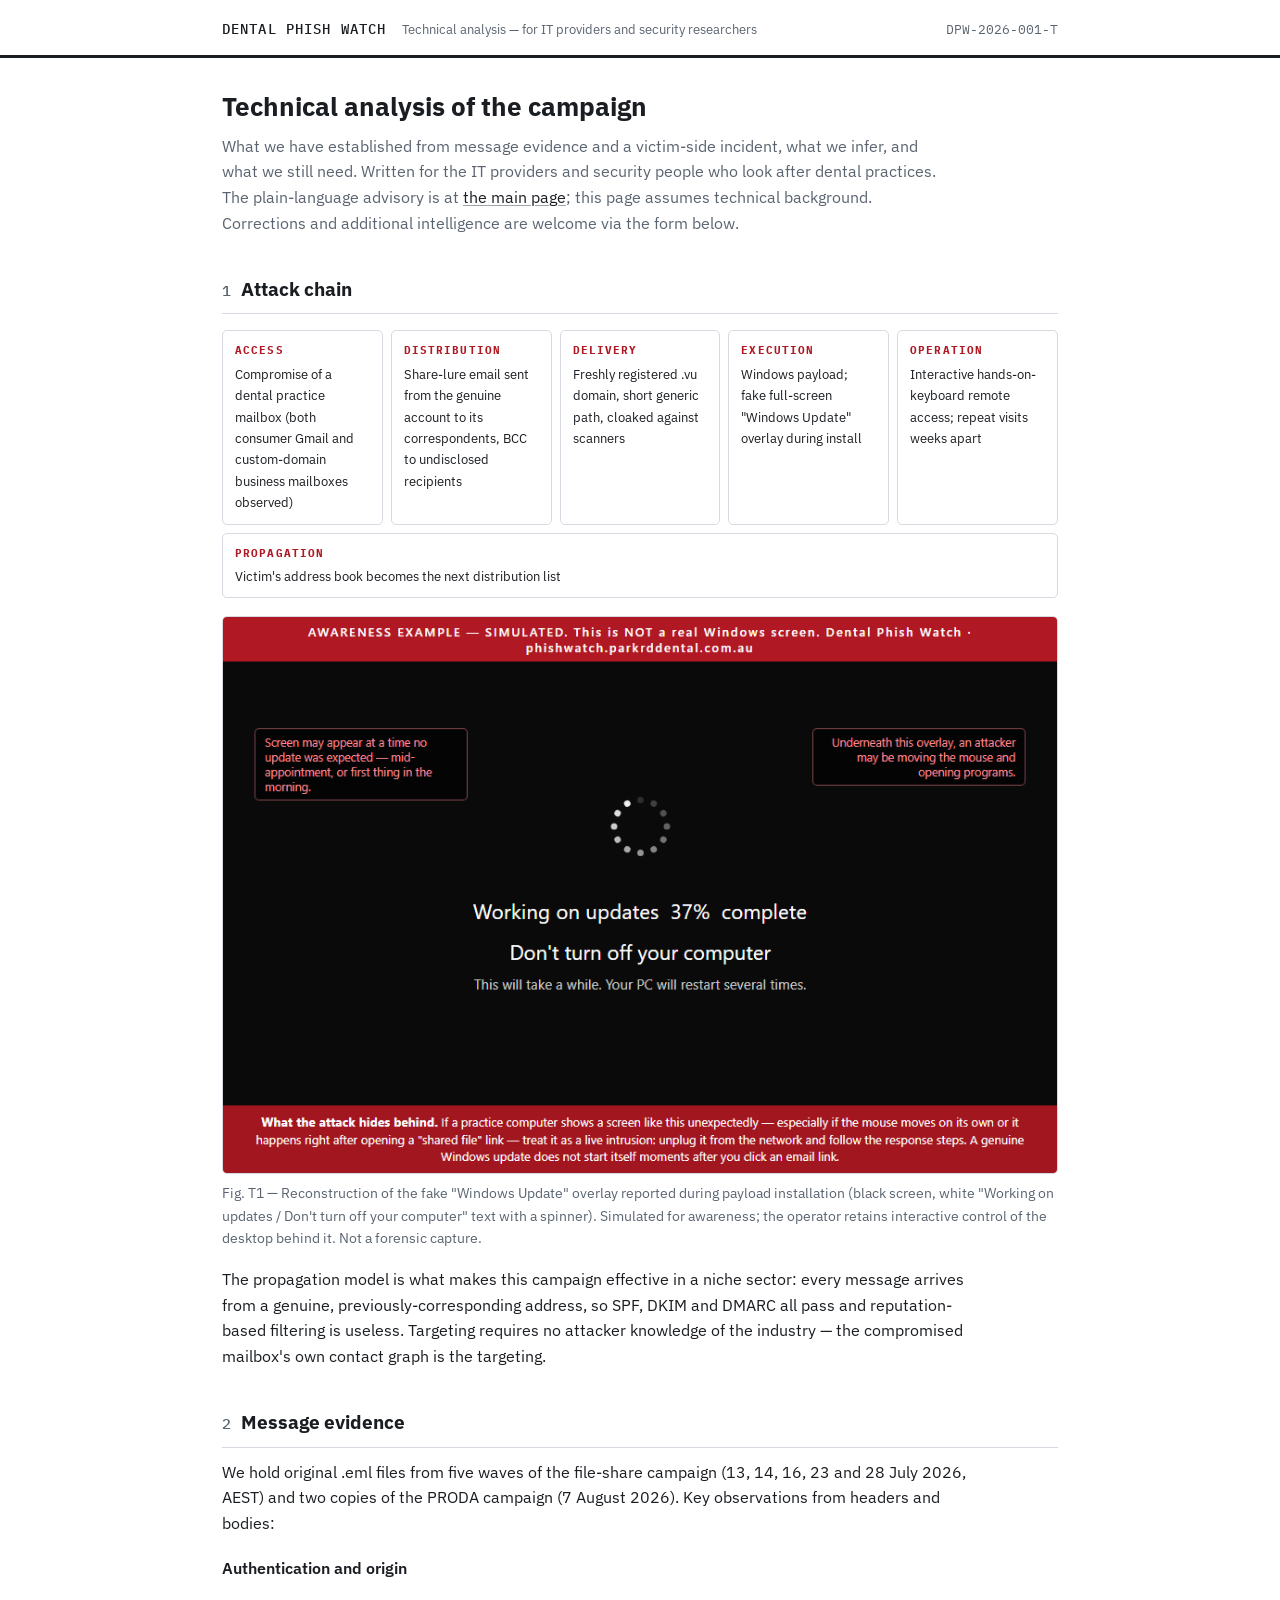
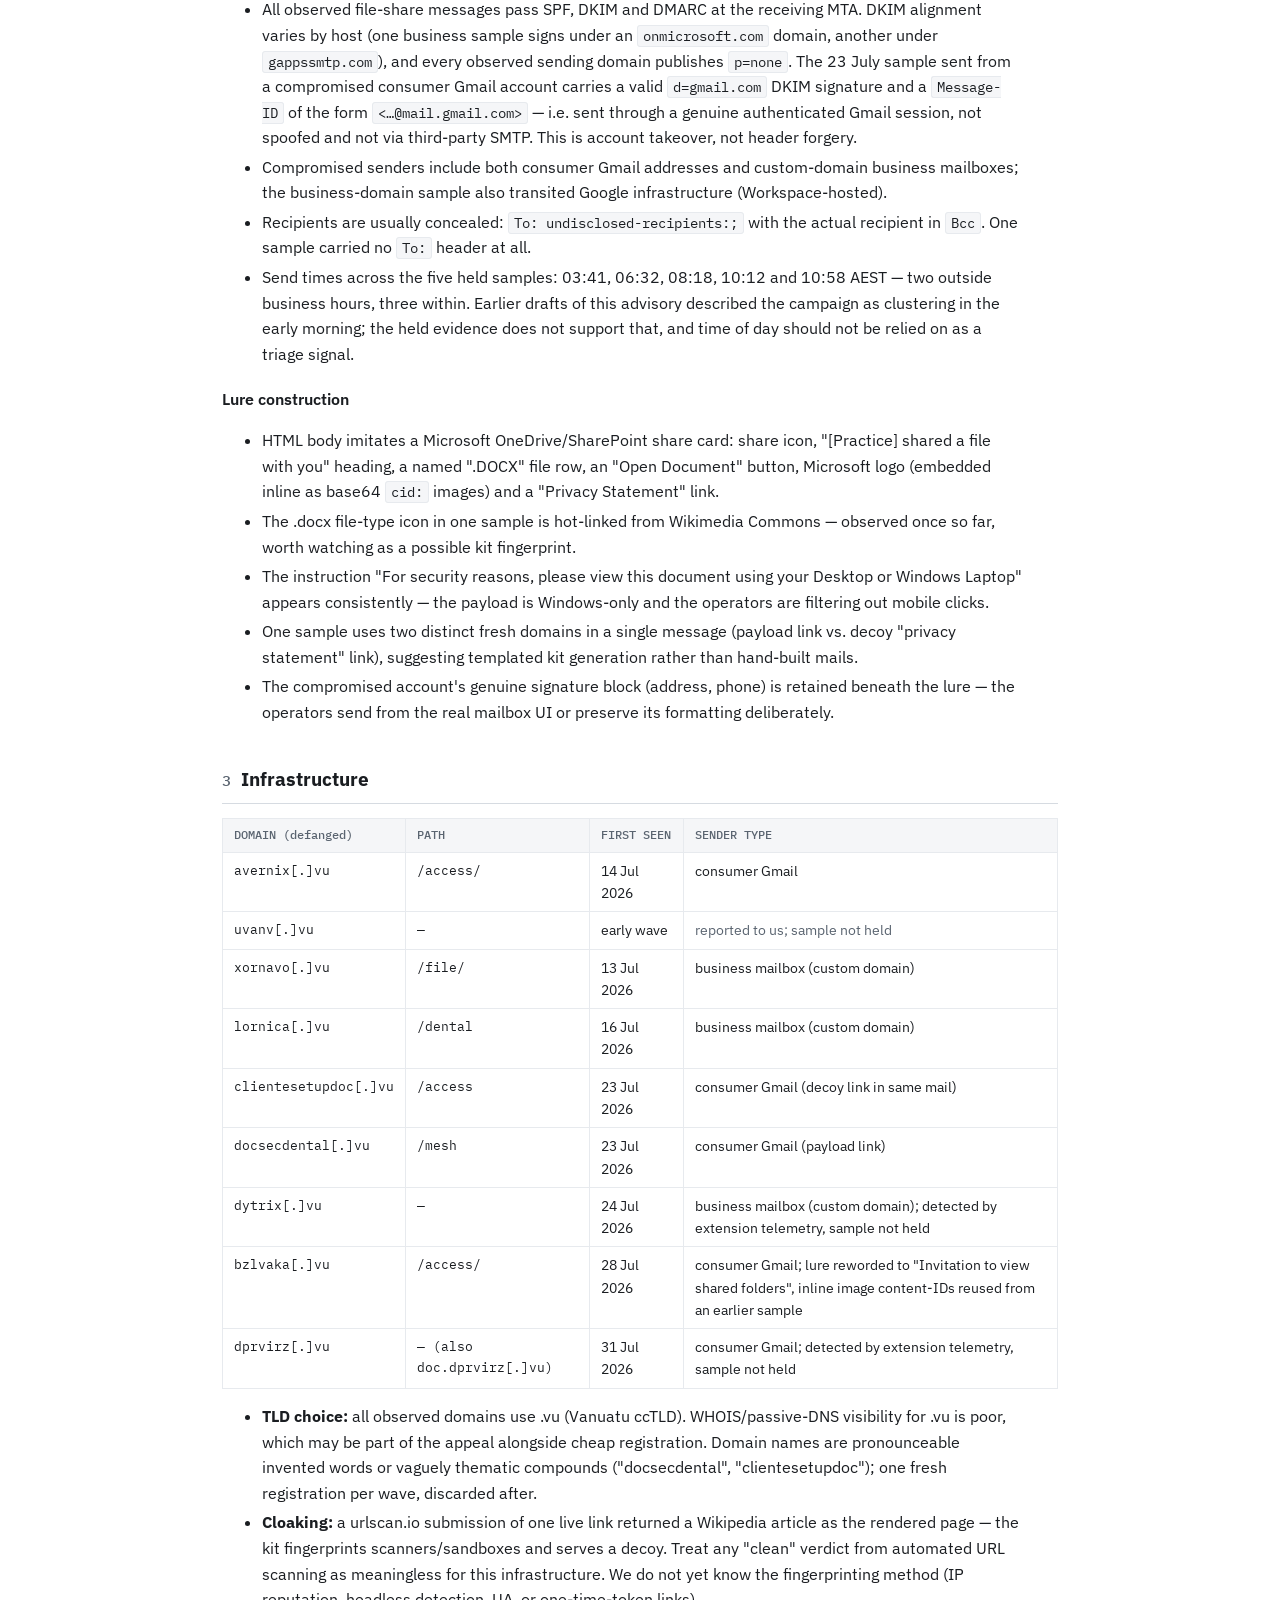
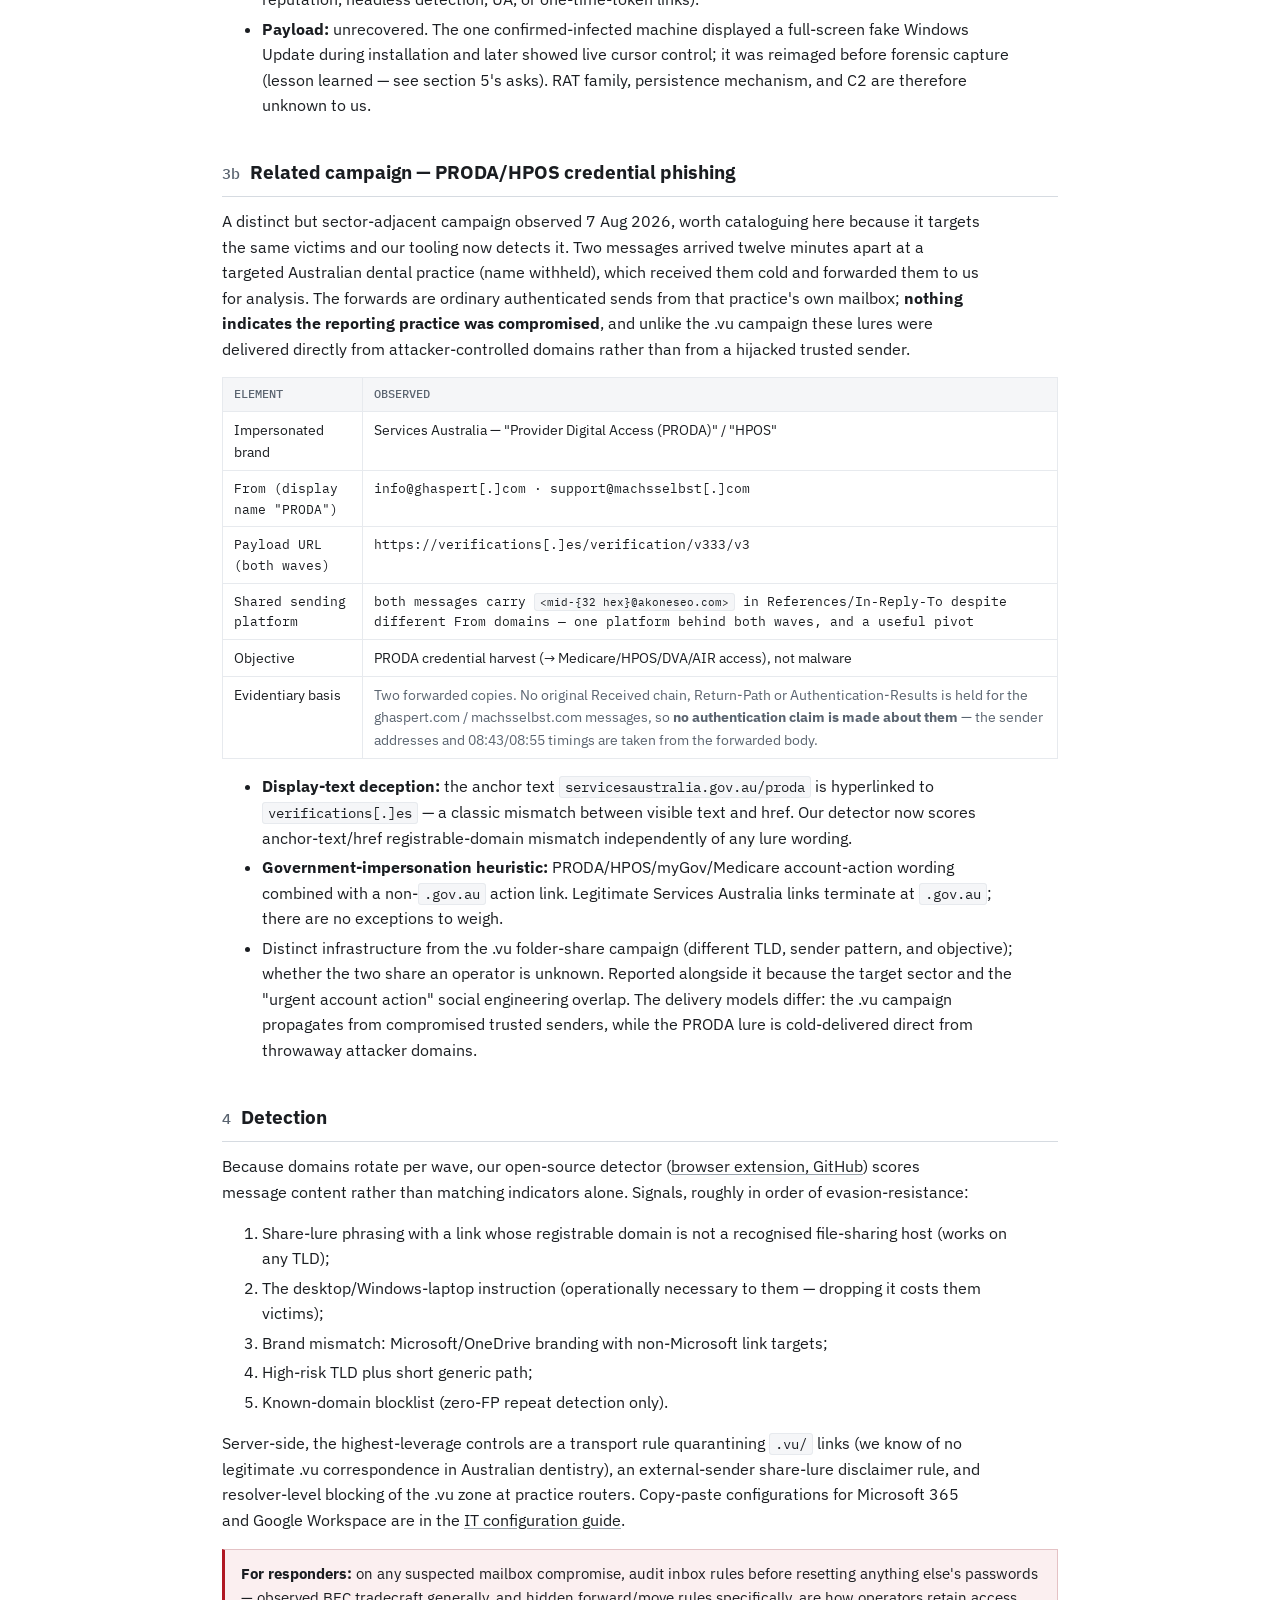
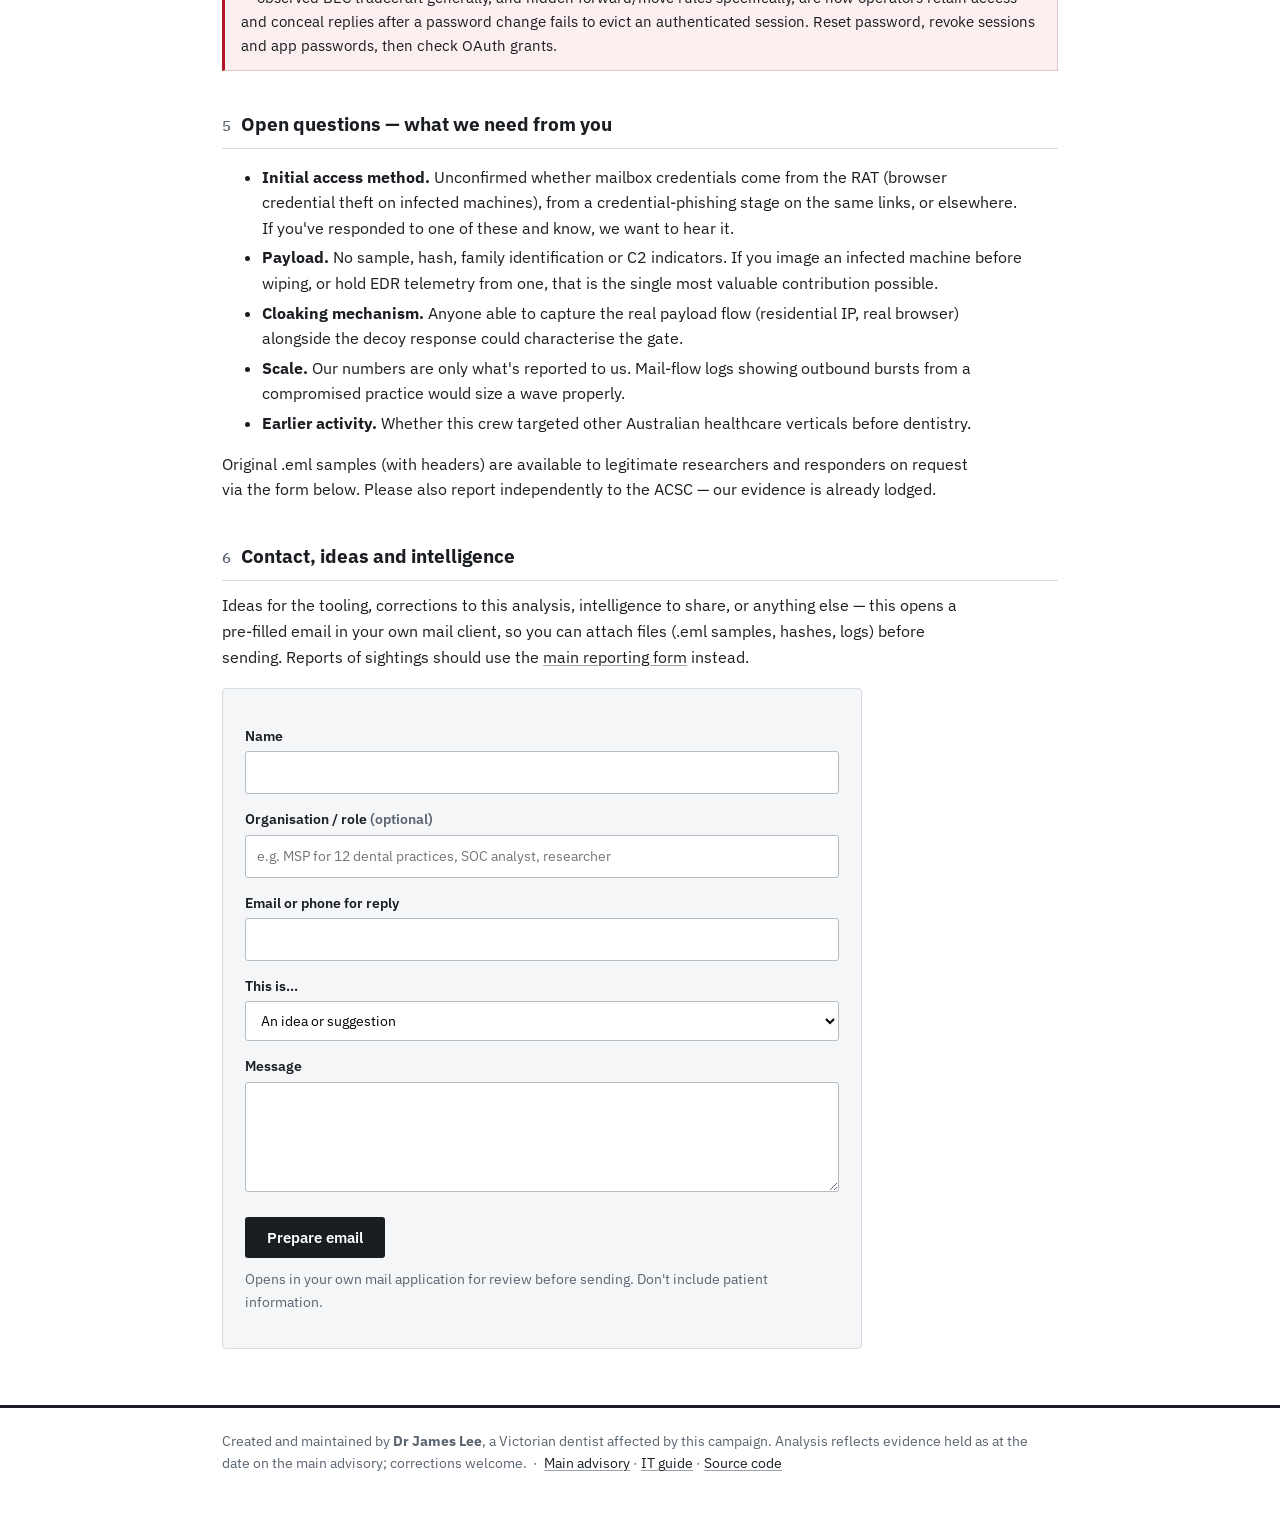
<file: site/technical.html>
<!doctype html>
<html lang="en">
<head>
<meta charset="utf-8">
<meta name="viewport" content="width=device-width, initial-scale=1">
<title>Technical analysis — Dental Phish Watch DPW-2026-001</title>
<meta name="description" content="Technical analysis of the phishing campaign targeting Australian dental practices: delivery chain, header evidence, infrastructure patterns, detection heuristics, and open questions.">
<link rel="preconnect" href="https://fonts.googleapis.com">
<link rel="preconnect" href="https://fonts.gstatic.com" crossorigin>
<link href="https://fonts.googleapis.com/css2?family=IBM+Plex+Sans:wght@400;500;600;700&family=IBM+Plex+Mono:wght@400;500&display=swap" rel="stylesheet">
<style>
  :root { --paper:#FFFFFF; --tint:#F5F6F8; --ink:#1A1D21; --muted:#5A6470; --alert:#B01823; --alert-wash:#FBEFF0; --line:#D6DBE1; --line-soft:#E7EAEE; --mono:"IBM Plex Mono",ui-monospace,monospace; }
  * { box-sizing:border-box; }
  body { margin:0; background:var(--paper); color:var(--ink); font:15.5px/1.65 "IBM Plex Sans",system-ui,sans-serif; }
  .wrap { max-width:880px; margin:0 auto; padding:0 22px; }
  a { color:var(--ink); text-decoration-color:#9AA4AF; text-underline-offset:2px; }
  a:hover { text-decoration-color:var(--ink); }
  code, .m { font-family:var(--mono); font-size:88%; background:var(--tint); border:1px solid var(--line-soft); padding:1px 5px; border-radius:3px; }
  pre { font-family:var(--mono); font-size:12.5px; line-height:1.55; background:#1E1E24; color:#E7E9EE; border-radius:5px; padding:14px 16px; overflow-x:auto; }
  .masthead { border-bottom:3px solid var(--ink); }
  .masthead .wrap { display:flex; align-items:baseline; gap:16px; padding:18px 22px 14px; flex-wrap:wrap; }
  .masthead .org { font-family:var(--mono); font-weight:500; font-size:14px; letter-spacing:.08em; }
  .masthead .org a { text-decoration:none; }
  .masthead .role { font-size:13px; color:var(--muted); }
  .masthead .adv { margin-left:auto; font-family:var(--mono); font-size:12.5px; color:var(--muted); }
  h1 { font-size:26px; line-height:1.3; font-weight:700; margin:32px 0 10px; }
  .sub { color:var(--muted); margin:0 0 26px; max-width:72ch; }
  h2 { font-size:19px; font-weight:700; margin:38px 0 12px; padding-bottom:8px; border-bottom:1px solid var(--line); }
  h2 .no { font-family:var(--mono); font-weight:500; color:var(--muted); margin-right:10px; font-size:15px; }
  h3 { font-size:15.5px; font-weight:600; margin:20px 0 8px; }
  p, li { max-width:76ch; }
  p { margin:0 0 13px; }
  li { margin:4px 0; }
  .muted { color:var(--muted); font-size:13.5px; }
  table { width:100%; border-collapse:collapse; font-size:13.5px; margin:14px 0; }
  th, td { text-align:left; padding:7px 11px; border:1px solid var(--line-soft); vertical-align:top; }
  th { font-family:var(--mono); font-weight:500; font-size:11.5px; color:var(--muted); background:var(--tint); white-space:nowrap; }
  td.m2 { font-family:var(--mono); font-size:12.5px; }
  .notice { background:var(--alert-wash); border:1px solid #E4C2C5; border-left:3px solid var(--alert); padding:12px 16px; margin:16px 0; font-size:14.5px; max-width:none; }
  .chain { display:flex; flex-wrap:wrap; gap:8px; align-items:stretch; margin:16px 0; }
  .chain .stage { flex:1 1 150px; border:1px solid var(--line); border-radius:5px; padding:10px 12px; font-size:13px; }
  .chain .stage b { display:block; font-family:var(--mono); font-size:11px; letter-spacing:.1em; color:var(--alert); margin-bottom:4px; }
  form { border:1px solid var(--line); border-radius:4px; padding:22px; margin:18px 0; background:var(--tint); max-width:640px; }
  label { display:block; font-weight:600; font-size:13.5px; margin:14px 0 4px; }
  input, textarea, select { width:100%; padding:9px 11px; border:1px solid #B4BCC5; border-radius:3px; font:inherit; font-size:14px; background:#fff; }
  textarea { min-height:110px; }
  .submit { margin-top:18px; background:var(--ink); color:#fff; border:0; border-radius:3px; padding:11px 22px; font:600 14.5px "IBM Plex Sans",sans-serif; cursor:pointer; }
  .submit:hover { background:#000; }
  footer { margin-top:56px; border-top:3px solid var(--ink); padding:22px 0 46px; font-size:13.5px; color:var(--muted); }
</style>
</head>
<body>

<header class="masthead">
  <div class="wrap">
    <span class="org"><a href="index.html">DENTAL PHISH WATCH</a></span>
    <span class="role">Technical analysis — for IT providers and security researchers</span>
    <span class="adv">DPW-2026-001-T</span>
  </div>
</header>

<div class="wrap">

  <h1>Technical analysis of the campaign</h1>
  <p class="sub">What we have established from message evidence and a victim-side incident, what we infer, and what we still need. Written for the IT providers and security people who look after dental practices. The plain-language advisory is at <a href="index.html">the main page</a>; this page assumes technical background. Corrections and additional intelligence are welcome via the form below.</p>

  <h2><span class="no">1</span>Attack chain</h2>
  <div class="chain">
    <div class="stage"><b>ACCESS</b>Compromise of a dental practice mailbox (both consumer Gmail and custom-domain business mailboxes observed)</div>
    <div class="stage"><b>DISTRIBUTION</b>Share-lure email sent from the genuine account to its correspondents, BCC to undisclosed recipients</div>
    <div class="stage"><b>DELIVERY</b>Freshly registered .vu domain, short generic path, cloaked against scanners</div>
    <div class="stage"><b>EXECUTION</b>Windows payload; fake full-screen "Windows Update" overlay during install</div>
    <div class="stage"><b>OPERATION</b>Interactive hands-on-keyboard remote access; repeat visits weeks apart</div>
    <div class="stage"><b>PROPAGATION</b>Victim's address book becomes the next distribution list</div>
  </div>
  <figure style="margin:18px 0">
    <img src="fake-update-screen.png" alt="Simulated fake Windows Update screen: black background, white text reading Working on updates 37% complete, Don't turn off your computer" style="width:100%;border:1px solid var(--line);border-radius:5px;display:block">
    <figcaption class="muted" style="margin-top:8px">Fig. T1 — Reconstruction of the fake "Windows Update" overlay reported during payload installation (black screen, white "Working on updates / Don't turn off your computer" text with a spinner). Simulated for awareness; the operator retains interactive control of the desktop behind it. Not a forensic capture.</figcaption>
  </figure>
  <p>The propagation model is what makes this campaign effective in a niche sector: every message arrives from a genuine, previously-corresponding address, so SPF, DKIM and DMARC all pass and reputation-based filtering is useless. Targeting requires no attacker knowledge of the industry — the compromised mailbox's own contact graph is the targeting.</p>

  <h2><span class="no">2</span>Message evidence</h2>
  <p>We hold original .eml files from five waves of the file-share campaign (13, 14, 16, 23 and 28 July 2026, AEST) and two copies of the PRODA campaign (7 August 2026). Key observations from headers and bodies:</p>
  <h3>Authentication and origin</h3>
  <ul>
    <li>All observed file-share messages pass SPF, DKIM and DMARC at the receiving MTA. DKIM alignment varies by host (one business sample signs under an <span class="m">onmicrosoft.com</span> domain, another under <span class="m">gappssmtp.com</span>), and every observed sending domain publishes <span class="m">p=none</span>. The 23 July sample sent from a compromised consumer Gmail account carries a valid <span class="m">d=gmail.com</span> DKIM signature and a <span class="m">Message-ID</span> of the form <span class="m">&lt;…@mail.gmail.com&gt;</span> — i.e. sent through a genuine authenticated Gmail session, not spoofed and not via third-party SMTP. This is account takeover, not header forgery.</li>
    <li>Compromised senders include both consumer Gmail addresses and custom-domain business mailboxes; the business-domain sample also transited Google infrastructure (Workspace-hosted).</li>
    <li>Recipients are usually concealed: <span class="m">To: undisclosed-recipients:;</span> with the actual recipient in <span class="m">Bcc</span>. One sample carried no <span class="m">To:</span> header at all.</li>
    <li>Send times across the five held samples: 03:41, 06:32, 08:18, 10:12 and 10:58 AEST — two outside business hours, three within. Earlier drafts of this advisory described the campaign as clustering in the early morning; the held evidence does not support that, and time of day should not be relied on as a triage signal.</li>
  </ul>
  <h3>Lure construction</h3>
  <ul>
    <li>HTML body imitates a Microsoft OneDrive/SharePoint share card: share icon, "[Practice] shared a file with you" heading, a named ".DOCX" file row, an "Open Document" button, Microsoft logo (embedded inline as base64 <span class="m">cid:</span> images) and a "Privacy Statement" link.</li>
    <li>The .docx file-type icon in one sample is hot-linked from Wikimedia Commons — observed once so far, worth watching as a possible kit fingerprint.</li>
    <li>The instruction "For security reasons, please view this document using your Desktop or Windows Laptop" appears consistently — the payload is Windows-only and the operators are filtering out mobile clicks.</li>
    <li>One sample uses two distinct fresh domains in a single message (payload link vs. decoy "privacy statement" link), suggesting templated kit generation rather than hand-built mails.</li>
    <li>The compromised account's genuine signature block (address, phone) is retained beneath the lure — the operators send from the real mailbox UI or preserve its formatting deliberately.</li>
  </ul>

  <h2><span class="no">3</span>Infrastructure</h2>
  <table>
    <tr><th>DOMAIN (defanged)</th><th>PATH</th><th>FIRST SEEN</th><th>SENDER TYPE</th></tr>
    <tr><td class="m2">avernix[.]vu</td><td class="m2">/access/</td><td>14 Jul 2026</td><td>consumer Gmail</td></tr>
    <tr><td class="m2">uvanv[.]vu</td><td class="m2">—</td><td>early wave</td><td class="muted">reported to us; sample not held</td></tr>
    <tr><td class="m2">xornavo[.]vu</td><td class="m2">/file/</td><td>13 Jul 2026</td><td>business mailbox (custom domain)</td></tr>
    <tr><td class="m2">lornica[.]vu</td><td class="m2">/dental</td><td>16 Jul 2026</td><td>business mailbox (custom domain)</td></tr>
    <tr><td class="m2">clientesetupdoc[.]vu</td><td class="m2">/access</td><td>23 Jul 2026</td><td>consumer Gmail (decoy link in same mail)</td></tr>
    <tr><td class="m2">docsecdental[.]vu</td><td class="m2">/mesh</td><td>23 Jul 2026</td><td>consumer Gmail (payload link)</td></tr>
    <tr><td class="m2">dytrix[.]vu</td><td class="m2">—</td><td>24 Jul 2026</td><td>business mailbox (custom domain); detected by extension telemetry, sample not held</td></tr>
    <tr><td class="m2">bzlvaka[.]vu</td><td class="m2">/access/</td><td>28 Jul 2026</td><td>consumer Gmail; lure reworded to "Invitation to view shared folders", inline image content-IDs reused from an earlier sample</td></tr>
    <tr><td class="m2">dprvirz[.]vu</td><td class="m2">— (also doc.dprvirz[.]vu)</td><td>31 Jul 2026</td><td>consumer Gmail; detected by extension telemetry, sample not held</td></tr>
  </table>
  <ul>
    <li><b>TLD choice:</b> all observed domains use .vu (Vanuatu ccTLD). WHOIS/passive-DNS visibility for .vu is poor, which may be part of the appeal alongside cheap registration. Domain names are pronounceable invented words or vaguely thematic compounds ("docsecdental", "clientesetupdoc"); one fresh registration per wave, discarded after.</li>
    <li><b>Cloaking:</b> a urlscan.io submission of one live link returned a Wikipedia article as the rendered page — the kit fingerprints scanners/sandboxes and serves a decoy. Treat any "clean" verdict from automated URL scanning as meaningless for this infrastructure. We do not yet know the fingerprinting method (IP reputation, headless detection, UA, or one-time-token links).</li>
    <li><b>Payload:</b> unrecovered. The one confirmed-infected machine displayed a full-screen fake Windows Update during installation and later showed live cursor control; it was reimaged before forensic capture (lesson learned — see section 5's asks). RAT family, persistence mechanism, and C2 are therefore unknown to us.</li>
  </ul>

  <h2><span class="no">3b</span>Related campaign — PRODA/HPOS credential phishing</h2>
  <p>A distinct but sector-adjacent campaign observed 7 Aug 2026, worth cataloguing here because it targets the same victims and our tooling now detects it. Two messages arrived twelve minutes apart at a targeted Australian dental practice (name withheld), which received them cold and forwarded them to us for analysis. The forwards are ordinary authenticated sends from that practice's own mailbox; <b>nothing indicates the reporting practice was compromised</b>, and unlike the .vu campaign these lures were delivered directly from attacker-controlled domains rather than from a hijacked trusted sender.</p>
  <table>
    <tr><th>ELEMENT</th><th>OBSERVED</th></tr>
    <tr><td>Impersonated brand</td><td>Services Australia — "Provider Digital Access (PRODA)" / "HPOS"</td></tr>
    <tr><td class="m2">From (display name "PRODA")</td><td class="m2">info@ghaspert[.]com · support@machsselbst[.]com</td></tr>
    <tr><td class="m2">Payload URL (both waves)</td><td class="m2">https://verifications[.]es/verification/v333/v3</td></tr>
    <tr><td class="m2">Shared sending platform</td><td class="m2">both messages carry <span class="m">&lt;mid-{32 hex}@akoneseo.com&gt;</span> in References/In-Reply-To despite different From domains — one platform behind both waves, and a useful pivot</td></tr>
    <tr><td>Objective</td><td>PRODA credential harvest (→ Medicare/HPOS/DVA/AIR access), not malware</td></tr>
    <tr><td>Evidentiary basis</td><td class="muted">Two forwarded copies. No original Received chain, Return-Path or Authentication-Results is held for the ghaspert.com / machsselbst.com messages, so <b>no authentication claim is made about them</b> — the sender addresses and 08:43/08:55 timings are taken from the forwarded body.</td></tr>
  </table>
  <ul>
    <li><b>Display-text deception:</b> the anchor text <span class="m">servicesaustralia.gov.au/proda</span> is hyperlinked to <span class="m">verifications[.]es</span> — a classic mismatch between visible text and href. Our detector now scores anchor-text/href registrable-domain mismatch independently of any lure wording.</li>
    <li><b>Government-impersonation heuristic:</b> PRODA/HPOS/myGov/Medicare account-action wording combined with a non-<span class="m">.gov.au</span> action link. Legitimate Services Australia links terminate at <span class="m">.gov.au</span>; there are no exceptions to weigh.</li>
    <li>Distinct infrastructure from the .vu folder-share campaign (different TLD, sender pattern, and objective); whether the two share an operator is unknown. Reported alongside it because the target sector and the "urgent account action" social engineering overlap. The delivery models differ: the .vu campaign propagates from compromised trusted senders, while the PRODA lure is cold-delivered direct from throwaway attacker domains.</li>
  </ul>

  <h2><span class="no">4</span>Detection</h2>
  <p>Because domains rotate per wave, our open-source detector (<a href="https://github.com/DentaSuite/dental-phish-guard" rel="noopener">browser extension, GitHub</a>) scores message content rather than matching indicators alone. Signals, roughly in order of evasion-resistance:</p>
  <ol>
    <li>Share-lure phrasing with a link whose registrable domain is not a recognised file-sharing host (works on any TLD);</li>
    <li>The desktop/Windows-laptop instruction (operationally necessary to them — dropping it costs them victims);</li>
    <li>Brand mismatch: Microsoft/OneDrive branding with non-Microsoft link targets;</li>
    <li>High-risk TLD plus short generic path;</li>
    <li>Known-domain blocklist (zero-FP repeat detection only).</li>
  </ol>
  <p>Server-side, the highest-leverage controls are a transport rule quarantining <span class="m">.vu/</span> links (we know of no legitimate .vu correspondence in Australian dentistry), an external-sender share-lure disclaimer rule, and resolver-level blocking of the .vu zone at practice routers. Copy-paste configurations for Microsoft 365 and Google Workspace are in the <a href="it-guide.html">IT configuration guide</a>.</p>
  <div class="notice"><b>For responders:</b> on any suspected mailbox compromise, audit inbox rules before resetting anything else's passwords — observed BEC tradecraft generally, and hidden forward/move rules specifically, are how operators retain access and conceal replies after a password change fails to evict an authenticated session. Reset password, revoke sessions and app passwords, then check OAuth grants.</div>

  <h2><span class="no">5</span>Open questions — what we need from you</h2>
  <ul>
    <li><b>Initial access method.</b> Unconfirmed whether mailbox credentials come from the RAT (browser credential theft on infected machines), from a credential-phishing stage on the same links, or elsewhere. If you've responded to one of these and know, we want to hear it.</li>
    <li><b>Payload.</b> No sample, hash, family identification or C2 indicators. If you image an infected machine before wiping, or hold EDR telemetry from one, that is the single most valuable contribution possible.</li>
    <li><b>Cloaking mechanism.</b> Anyone able to capture the real payload flow (residential IP, real browser) alongside the decoy response could characterise the gate.</li>
    <li><b>Scale.</b> Our numbers are only what's reported to us. Mail-flow logs showing outbound bursts from a compromised practice would size a wave properly.</li>
    <li><b>Earlier activity.</b> Whether this crew targeted other Australian healthcare verticals before dentistry.</li>
  </ul>
  <p>Original .eml samples (with headers) are available to legitimate researchers and responders on request via the form below. Please also report independently to the ACSC — our evidence is already lodged.</p>

  <h2><span class="no">6</span>Contact, ideas and intelligence</h2>
  <p>Ideas for the tooling, corrections to this analysis, intelligence to share, or anything else — this opens a pre-filled email in your own mail client, so you can attach files (.eml samples, hashes, logs) before sending. Reports of sightings should use the <a href="index.html#reporting">main reporting form</a> instead.</p>
  <form id="contactForm">
    <label for="cName">Name</label>
    <input id="cName" required autocomplete="name">
    <label for="cOrg">Organisation / role <span class="muted">(optional)</span></label>
    <input id="cOrg" placeholder="e.g. MSP for 12 dental practices, SOC analyst, researcher">
    <label for="cContact">Email or phone for reply</label>
    <input id="cContact" required>
    <label for="cType">This is…</label>
    <select id="cType">
      <option>An idea or suggestion</option>
      <option>Technical intelligence (indicators, samples, logs)</option>
      <option>A correction to this analysis</option>
      <option>A request for the .eml samples (researchers/responders)</option>
      <option>Media / general contact</option>
    </select>
    <label for="cMsg">Message</label>
    <textarea id="cMsg" required></textarea>
    <button class="submit" type="submit">Prepare email</button>
    <p class="muted" style="margin-top:10px">Opens in your own mail application for review before sending. Don't include patient information.</p>
  </form>

</div>

<footer>
  <div class="wrap">
    Created and maintained by <b>Dr James Lee</b>, a Victorian dentist affected by this campaign. Analysis reflects evidence held as at the date on the main advisory; corrections welcome.
    &nbsp;·&nbsp; <a href="index.html">Main advisory</a> · <a href="it-guide.html">IT guide</a> · <a href="https://github.com/DentaSuite/dental-phish-guard" rel="noopener">Source code</a>
  </div>
</footer>

<script>
  const SB_KEY = "sb_publishable_tQ22oNC5oYZ6r_dhLJhK3Q_XPDnfucA";
  fetch("https://vgtwdkwdtmgjagbtqrcz.supabase.co/rest/v1/phishwatch_events", {
    method: "POST", headers: { apikey: SB_KEY, "content-type": "application/json", prefer: "return=minimal" },
    body: JSON.stringify({ kind: "page_view", detail: "/technical.html" })
  }).catch(() => {});

  const CONTACT_EMAIL = "info@parkrddental.com.au";
  document.getElementById("contactForm").addEventListener("submit", (e) => {
    e.preventDefault();
    const v = (id) => document.getElementById(id).value.trim();
    const body = [
      "PHISH WATCH CONTACT (technical page)", "",
      "From: " + v("cName") + (v("cOrg") ? " — " + v("cOrg") : ""),
      "Reply to: " + v("cContact"),
      "Type: " + v("cType"), "",
      v("cMsg")
    ].join("\n");
    location.href = "mailto:" + CONTACT_EMAIL +
      "?subject=" + encodeURIComponent("Phish Watch: " + v("cType").toLowerCase()) +
      "&body=" + encodeURIComponent(body);
  });
</script>

</body>
</html>
</file>
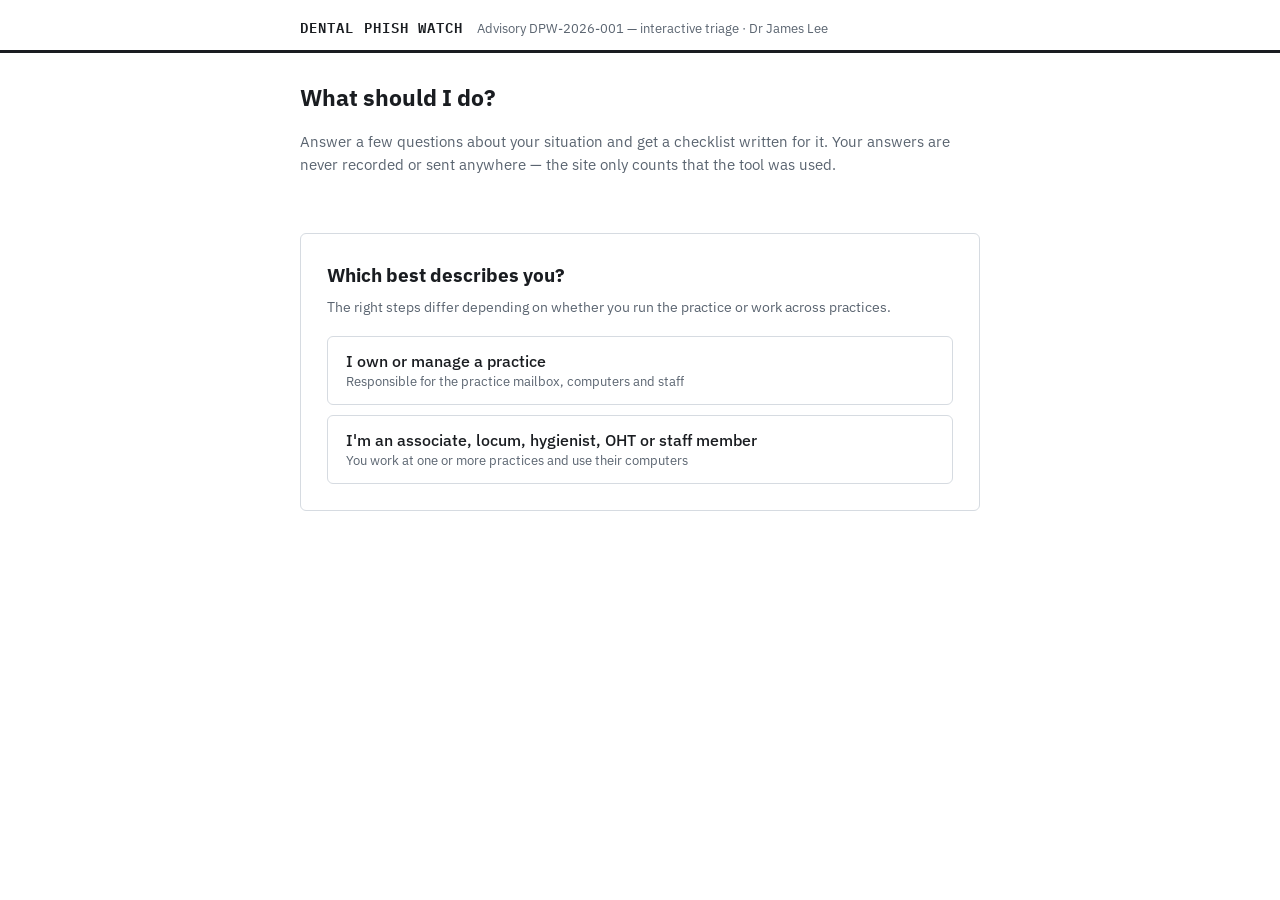
<file: site/triage.html>
<!doctype html>
<html lang="en">
<head>
<meta charset="utf-8">
<meta name="viewport" content="width=device-width, initial-scale=1">
<title>What should I do? — Dental Phish Watch triage</title>
<meta name="description" content="Answer a few questions and get a personalised checklist for the dental phishing campaign — whether you own a practice or work across several.">
<link rel="preconnect" href="https://fonts.googleapis.com">
<link rel="preconnect" href="https://fonts.gstatic.com" crossorigin>
<link href="https://fonts.googleapis.com/css2?family=IBM+Plex+Sans:wght@400;500;600;700&family=IBM+Plex+Mono:wght@400;500&display=swap" rel="stylesheet">
<style>
  :root { --ink:#1A1D21; --muted:#5A6470; --alert:#B01823; --alert-wash:#FBEFF0; --ok:#3D6B54; --ok-wash:#EAF2EE; --warn:#8a6d1a; --warn-border:#C9A94E; --warn-wash:#FBF6E6; --line:#D6DBE1; --soft:#E7EAEE; --tint:#F5F6F8; --mono:"IBM Plex Mono",ui-monospace,monospace; }
  * { box-sizing:border-box; }
  body { margin:0; background:#fff; color:var(--ink); font:15.5px/1.6 "IBM Plex Sans",system-ui,sans-serif; }
  .wrap { max-width:720px; margin:0 auto; padding:0 20px 70px; }
  header { border-bottom:3px solid var(--ink); margin-bottom:8px; }
  header .wrap { display:flex; align-items:baseline; gap:14px; padding:16px 20px 12px; flex-wrap:wrap; }
  .org { font-family:var(--mono); letter-spacing:.08em; font-weight:600; font-size:13.5px; }
  .org a { color:inherit; text-decoration:none; }
  .tag { font-size:12.5px; color:var(--muted); }
  h1 { font-size:23px; margin:26px 0 6px; }
  .intro { color:var(--muted); font-size:14.5px; margin-bottom:22px; }
  a { color:var(--ink); text-underline-offset:2px; }
  a:focus-visible, button:focus-visible { outline:2px solid var(--ink); outline-offset:2px; }

  .crumbs { font-size:12.5px; color:var(--muted); margin-bottom:14px; min-height:20px; }
  .crumbs span { background:var(--tint); border:1px solid var(--soft); border-radius:999px; padding:2px 10px; margin-right:6px; display:inline-block; margin-bottom:4px; }

  .card { border:1px solid var(--line); border-radius:6px; padding:26px; }
  .q { font-size:19px; font-weight:700; margin:0 0 6px; }
  .qsub { color:var(--muted); font-size:14px; margin:0 0 18px; }
  .opts { display:grid; gap:10px; }
  .opt { text-align:left; font:500 15.5px "IBM Plex Sans",sans-serif; background:#fff; border:1.5px solid var(--line); border-radius:6px; padding:14px 18px; cursor:pointer; transition:border-color .12s, background .12s; color:var(--ink); }
  .opt:hover { border-color:var(--ink); background:var(--tint); }
  .opt .hint { display:block; font-weight:400; font-size:13px; color:var(--muted); margin-top:2px; }

  .nav { margin-top:18px; display:flex; gap:14px; }
  .nav button { font:600 13.5px "IBM Plex Sans",sans-serif; background:#fff; border:1px solid var(--line); color:var(--muted); border-radius:4px; padding:8px 16px; cursor:pointer; }
  .nav button:hover { border-color:var(--ink); color:var(--ink); }

  .banner { border-radius:5px 5px 0 0; margin:-26px -26px 20px; padding:14px 26px; font-weight:700; font-size:16px; color:#fff; }
  .banner .sev { display:block; font-family:var(--mono); font-size:11px; font-weight:500; letter-spacing:.14em; opacity:.85; margin-bottom:2px; }
  .card.ok .banner { background:var(--ok); }
  .card.warn .banner { background:#A5852B; }
  .card.bad .banner { background:var(--alert); }

  .check { display:flex; gap:12px; align-items:flex-start; padding:10px 0; border-bottom:1px dashed var(--soft); }
  .check:last-of-type { border-bottom:0; }
  .check input { width:19px; height:19px; margin-top:3px; flex:0 0 auto; accent-color:var(--ink); cursor:pointer; }
  .check label { cursor:pointer; }
  .check .why { display:block; font-size:13px; color:var(--muted); margin-top:1px; }
  .check.done label { text-decoration:line-through; color:var(--muted); }
  .outnote { background:var(--tint); border:1px solid var(--soft); border-radius:5px; padding:11px 15px; font-size:13.5px; margin-top:16px; }
  .mono { font-family:var(--mono); font-size:12.5px; background:var(--tint); border:1px solid var(--soft); border-radius:4px; padding:6px 9px; display:inline-block; }
  .progress { font-size:12px; color:var(--muted); text-align:right; margin-top:8px; }
  @media print { header, .nav, .crumbs, .intro { display:none; } .card { border:0; padding:0; } .banner { margin:0 0 14px; border-radius:5px; } }
</style>
</head>
<body>

<header><div class="wrap">
  <span class="org"><a href="index.html">DENTAL PHISH WATCH</a></span>
  <span class="tag">Advisory DPW-2026-001 — interactive triage · Dr James Lee</span>
</div></header>

<div class="wrap">
  <h1>What should I do?</h1>
  <p class="intro">Answer a few questions about your situation and get a checklist written for it. Your answers are never recorded or sent anywhere — the site only counts that the tool was used.</p>
  <div class="crumbs" id="crumbs"></div>
  <div id="stage"></div>
</div>

<script>
const TREE = {
  start: {
    q: "Which best describes you?",
    sub: "The right steps differ depending on whether you run the practice or work across practices.",
    opts: [
      { t: "I own or manage a practice", h: "Responsible for the practice mailbox, computers and staff", next: "owner_what" },
      { t: "I'm an associate, locum, hygienist, OHT or staff member", h: "You work at one or more practices and use their computers", next: "assoc_click" }
    ]
  },

  owner_what: {
    q: "What's the situation at your practice?",
    opts: [
      { t: "We received a suspicious \"shared a file\" email — nobody clicked it", next: "out_contain" },
      { t: "Someone clicked the link", next: "owner_after" },
      { t: "A colleague says they received a suspicious email FROM our practice", h: "That call means your mailbox is likely compromised", next: "out_mailbox" },
      { t: "We got a \"PRODA / Services Australia\" email about re-linking HPOS", h: "The fake government email — different scam, different response", next: "proda_entered" },
      { t: "Nothing specific — I want to check whether we're affected", next: "out_diagnose" }
    ]
  },

  proda_entered: {
    q: "Did anyone type their PRODA details into the page that link opened?",
    sub: "Username, password, or a verification/SMS code. Choose the worst answer that applies to anyone at the practice.",
    opts: [
      { t: "Yes — details were entered", h: "Treat the PRODA account as taken over", next: "out_proda_creds" },
      { t: "The page was opened, but nothing was typed in", next: "out_proda_opened" },
      { t: "Nobody clicked it", next: "out_proda_notclicked" },
      { t: "Not sure", h: "Respond as if details were entered — it's the only safe assumption", next: "out_proda_creds" }
    ]
  },

  owner_after: {
    q: "What happened after the click?",
    sub: "If different people report different things, choose the worst answer that applies.",
    opts: [
      { t: "The page opened, but nothing downloaded or installed", next: "out_lockdown" },
      { t: "A download ran, a \"Windows Update\" screen appeared, or the PC has behaved oddly since", next: "out_infected" },
      { t: "Not sure what happened", h: "When unsure, respond as if infected — it's the only safe assumption", next: "out_infected" }
    ]
  },

  assoc_click: {
    q: "Have you clicked one of these \"shared a file\" links yourself, on any computer?",
    opts: [
      { t: "Yes", next: "assoc_where" },
      { t: "No", next: "assoc_saved" },
      { t: "I got the \"PRODA / Services Australia\" re-link email instead", h: "Your own PRODA account — different scam, different response", next: "proda_entered" },
      { t: "Not sure", h: "Treated cautiously — assume your details may be exposed", next: "out_assoc_exposed" }
    ]
  },

  assoc_where: {
    q: "Where did you click it?",
    opts: [
      { t: "On a practice computer", next: "out_assoc_clicked_practice" },
      { t: "On my own laptop or phone", next: "out_assoc_clicked_own" }
    ]
  },

  assoc_saved: {
    q: "On the practice computers you use, does any of this apply to you?",
    sub: "Staying signed in to your email · the browser saves your passwords · you've used personal accounts (banking, AHPRA, PRODA) on them",
    opts: [
      { t: "Yes — at least one of those", next: "assoc_practicehit" },
      { t: "No — I always sign out and never save passwords", next: "out_assoc_hygiene" }
    ]
  },

  assoc_practicehit: {
    q: "Has any practice you work at been affected by this campaign?",
    sub: "Affected means: received these emails, had a machine infected, or sent phishing to others.",
    opts: [
      { t: "Yes, or I'm not sure", next: "out_assoc_exposed" },
      { t: "No — none that I know of", next: "out_assoc_prevent" }
    ]
  }
};

const OUT = {
  out_proda_creds: { sev: "bad", title: "PRODA details were entered — treat the account as taken over", items: [
    ["Change the PRODA password NOW, from a device that didn't open the link", "Reach PRODA by typing the address yourself or using your own bookmark — never a link in an email"],
    ["Do not use any phone number or link from the suspicious email", "The scam email supplies its own \"Services Australia\" phone number. Look the real number up yourself on servicesaustralia.gov.au"],
    ["Phone Services Australia and report the PRODA account as compromised", "Ask them to review the account. Use only the number you looked up independently"],
    ["Check the PRODA account for changes you didn't make", "Linked services, linked organisations, delegates, registration authority (RA) details, contact email and mobile — attackers add themselves as a delegate to keep access after a password change"],
    ["Check HPOS and Medicare for unauthorised activity", "Claims you didn't submit, changed bank/payment details, new delegations, anything against your provider number"],
    ["Change that password anywhere else it was used", "Especially if the same password protects email, banking or practice software"],
    ["Confirm two-factor / verification codes on PRODA are working and were not switched to an attacker's number", ""],
    ["Warn your team, and report the email", "Report at cyber.gov.au/report and via this site so other practices are protected", "index.html#reporting"],
    ["Treat it as a patient-data incident, not only a billing one", "PRODA/HPOS reaches Medicare, DVA and Australian Immunisation Register records — patient information, not just payments"],
    ["If your practice uses My Health Record, notify the ADHA as well as considering the OAIC", "My Health Record has its own mandatory notification duty, separate from the Notifiable Data Breaches scheme"],
    ["Call your indemnity or cyber insurer today", "They can direct the response, and professional indemnity and cyber cover are different products — check which you hold"],
    ["Keep watching claims and payments for the next few months", "Provider-number fraud may not appear immediately"]
  ], note: "Entering credentials does not infect the computer — this scam steals logins, so the PC does not need wiping. The PRODA account, your claims history and the patient records reachable through HPOS are the priority." },

  out_proda_opened: { sev: "warn", title: "Page opened, nothing typed — close it out safely", items: [
    ["Change the PRODA password anyway, from a device that didn't open the link", "Cheap insurance. Reach PRODA by typing the address yourself, never via an email link"],
    ["Check the PRODA account for changes you didn't make", "Contact email/mobile, linked services, delegates"],
    ["Confirm nobody else at the practice typed anything into it", "Ask directly and without blame — people often don't mention it"],
    ["Report the email", "The practice it was forwarded from is likely compromised and doesn't know", "index.html#reporting"],
    ["Delete the email and tell the team what it looked like", ""]
  ], note: "Opening the page alone does not hand over your login. This scam harvests what you type, so if nothing was typed the exposure is minimal — but a password change removes the doubt." },

  out_proda_notclicked: { sev: "ok", title: "Nobody clicked — report it and move on", items: [
    ["Don't click it, even to look", ""],
    ["Save the email as evidence, then report it", "Gmail: message menu (⋮) → Download message. The practice it came from is likely hacked and doesn't know", "index.html#reporting"],
    ["Tell your team the rule: a real Services Australia link always ends in .gov.au", "In this scam even the text reading \"servicesaustralia.gov.au\" points somewhere else — hover before trusting text"],
    ["Never reach PRODA through an emailed button", "Type the address or use your own bookmark, always"],
    ["Delete the email", ""]
  ], note: "Government-impersonation emails are becoming as common as the fake file-share ones. Same defence: never use the link in the message." },

  out_contain: { sev: "ok", title: "Contain and report — you're in good shape", items: [
    ["Don't click the link — not even \"to check\"", "Looking is how every infection here started"],
    ["Save the email as evidence", "Gmail: message menu (⋮) → Download message"],
    ["Report it via the advisory's reporting form", "The sender clinic is a victim — they get a private phone call, never public naming", "index.html#reporting"],
    ["Delete the email and warn your team at the next huddle", ""],
    ["Phone the sender clinic on their usual number if you know them", "They almost certainly don't know their account is compromised"],
    ["Run the mailbox sweep monthly", "The 30-second search query is in section 4 of the advisory", "index.html#selfcheck"]
  ], note: "No click means no infection — this email can't hurt you by sitting in the inbox. Reporting it is what protects the next practice." },

  out_lockdown: { sev: "warn", title: "Precautionary lockdown — link opened, nothing ran", items: [
    ["From a DIFFERENT device: change the practice email password", "Not from the machine that opened the link"],
    ["Turn on two-factor authentication and sign out all sessions", "In account security settings"],
    ["Check mail settings for forwarding rules or filters you didn't create", "Attackers add rules to steal or hide mail"],
    ["Watch the machine that opened the link", "Fake \"Windows Update\", self-moving mouse, busy while idle → come back and choose \"treat as infected\""],
    ["Report the email via the advisory form", "", "index.html#reporting"]
  ], note: "Opening the page alone usually isn't enough to infect — the payload needs a download to run. These steps close the gap in case anything happened unseen." },

  out_infected: { sev: "bad", title: "Treat the machine as infected — act now", items: [
    ["Unplug that PC from the network / Wi-Fi immediately and stop using it", "A live intruder may be connected right now"],
    ["Call your indemnity or cyber insurer BEFORE anything is wiped", "Many policies require their consent first and appoint the responder. Wiping can prejudice cover and destroys the evidence the breach assessment depends on"],
    ["Then arrange a wipe and Windows reinstall — after the disk is imaged or the insurer says go ahead", "Antivirus \"cleaning\" cannot be trusted after interactive remote access"],
    ["From a separate clean device: reset the email password, then sign out all sessions, delete app passwords, and revoke connected/OAuth apps", "A password change alone does NOT kick an intruder out — they can stay in through a connected app, an app password, or a second factor they added"],
    ["Check registered 2FA methods and delete any phone or authenticator you don't recognise, then enrol your own", "Just \"turning on 2FA\" can lock in the attacker's device rather than remove it"],
    ["Audit the mailbox: forwarding rules, filters, auto-replies you didn't create; recovery details; connected apps", "Check at the server level too — Exchange admin centre mail flow settings and delegation, or Gmail's \"Grant access to your account\" — not just the mail app"],
    ["Treat every password saved in that PC's browsers as stolen — change them, banking first", "Then Medicare/PRODA, HICAPS, practice software, suppliers. Call the bank if card details were saved"],
    ["Warn your contacts that email from your address may be malicious", "They are the next targets"],
    ["Assess it as a patient-data breach", "You are the entity that must notify — assessment within 30 days, then OAIC and affected patients if serious harm is likely. Professional indemnity and cyber cover are different products"],
    ["Report to the ACSC and via the advisory form", "cyber.gov.au/report — attach the original email if you have it", "index.html#reporting"],
    ["Check practice bank accounts and recent invoices for tampering", "Invoice fraud is a common follow-up"]
  ], note: "Full detail for each step is in section 10 of the advisory. If your IT provider says \"we scanned it and found nothing\" — require reimaging, a mailbox-rule audit, MFA enforcement and a sign-in log review, in writing." },

  out_mailbox: { sev: "bad", title: "Your mailbox is likely compromised — the caller did you a favour", items: [
    ["Thank the caller, and ask what the email looked like and when it arrived", "Useful evidence; their copy is proof even if yours was scrubbed"],
    ["From a known-clean device: reset the password, sign out all sessions, delete app passwords, revoke connected/OAuth apps, then check registered 2FA methods", "Do this first — but note a password change alone does NOT evict them: connected apps, app passwords and an attacker-added second factor all survive it"],
    ["Audit mail settings: forwarding rules, filters, auto-replies, recovery details, connected apps", "Deleting their hidden rules is as important as the password. Check server-side too (Exchange admin centre delegation and forwarding, or Gmail account access), not just the mail app"],
    ["Work out which computers access this mailbox — check each for infection", "Fake \"Windows Update\", unknown remote-access programs, odd behaviour → that machine gets wiped"],
    ["Warn your contact list that emails from you may be malicious", "The attacker has already mailed many of them — a quick group message limits the damage"],
    ["Call your indemnity provider about patient data obligations (OAIC)", ""],
    ["Report to the ACSC and via the advisory form", "", "index.html#reporting"]
  ], note: "An empty Sent folder proves nothing — operators delete their tracks. Assume every contact received the phishing email." },

  out_diagnose: { sev: "ok", title: "Health check — find out in about ten minutes", items: [
    ["Search the practice mailbox (All Mail) for the file-share campaign", "Query: \"shared a file with you\" OR \"shared a folder with you\" OR \"invitation to view shared\""],
    ["Run a second search for the fake-government campaign", "Query: \"PRODA\" OR \"HPOS\" OR \"Provider Digital Access\" — suspect if Services Australia branding has a sign-in button that isn't a .gov.au address"],
    ["Ask all staff, no blame: did anyone open such a link? Any strange \"Windows Update\" screens?", "Honest answers in minutes beat confessions in weeks"],
    ["Check account activity for unfamiliar sign-ins", "Gmail: Security Checkup + the \"Details\" link bottom-right of the inbox · Microsoft: account.microsoft.com sign-in activity"],
    ["Check mail settings for forwarding rules or filters nobody created", ""],
    ["Check each Windows PC's installed programs for remote-access tools nobody installed", "AnyDesk, ScreenConnect, Atera, RustDesk, TeamViewer"],
    ["Print the sweep flowchart and the DO-NOT-OPEN poster for the staff room", "", "downloads/Staff-Sweep-Flowchart.pdf"]
  ], note: "Found a matching email, a click, or a symptom? Run this tool again and choose that answer — you'll get the checklist for it." },

  out_assoc_clicked_practice: { sev: "bad", title: "Tell the practice owner or manager NOW — then protect yourself", items: [
    ["Report it to the owner/manager immediately, no blame", "That machine must come off the network and be assessed — minutes matter and it isn't optional"],
    ["From your OWN device: change your personal email password and turn on two-factor", "Your email resets every other account — it comes first"],
    ["Sign out of all sessions on your email and any account you used on that computer", ""],
    ["Change any passwords the practice browser had saved for you — banking first", "Then AHPRA, PRODA, indemnity, super"],
    ["Watch your bank statements and email for unfamiliar activity over the coming weeks", ""],
    ["If you work at other practices, mention it to them too", "You may have used their systems with the same passwords"]
  ], note: "Speaking up immediately is the single most valuable thing you can do for the practice — the intruder counts on silence." },

  out_assoc_clicked_own: { sev: "warn", title: "Your own device — risk depends on what it is", items: [
    ["Windows laptop: treat it as suspect", "Disconnect it from Wi-Fi; if anything downloaded or a \"Windows Update\" screen appeared, have it wiped and reinstalled"],
    ["Phone, iPad or Mac: the malware targets Windows and most likely did not run", "Still complete the steps below — the link may also harvest logins"],
    ["From a different device: change your email password, enable two-factor, sign out all sessions", ""],
    ["Change passwords for anything you used on the suspect device — banking first", ""],
    ["Report the email via the advisory form", "So the clinic it came from gets warned", "index.html#reporting"]
  ], note: "If in doubt about a Windows machine, wipe it. A reinstall costs an evening; a resident intruder costs far more." },

  out_assoc_exposed: { sev: "warn", title: "Assume your saved details may be exposed — reset methodically", items: [
    ["Change your personal email password first, from your own device, and turn on two-factor", "Email resets everything else, so it must be secured first"],
    ["Sign out all sessions on your email account", "This evicts anyone already logged in"],
    ["Change banking passwords next and watch statements", "Call the bank if cards were saved in any practice browser"],
    ["Then AHPRA, PRODA, indemnity, super and anything else used on practice computers", ""],
    ["Remove your saved passwords from practice browsers, and stop saving them there", "Use a password manager on your own device instead"],
    ["Tell the practices you work at that you're doing this and why", "If your details were taken from their machine, others' were too"]
  ], note: "This is precautionary — there may be no compromise at all. But these accounts are your identity and income; an hour of resets removes the doubt." },

  out_assoc_prevent: { sev: "ok", title: "Lock in good habits before it matters", items: [
    ["Turn on two-factor authentication on your personal email today", "Ten minutes; the single best protection you have"],
    ["Sign out of your email on practice computers — never tick \"stay signed in\"", "One infected front desk PC exposes every account left logged in on it"],
    ["Don't let practice browsers save your passwords — especially banking", ""],
    ["Keep personal accounts (banking, AHPRA, PRODA) off practice machines where you can", ""],
    ["Verify by phone before opening any unexpected share link — even from someone you trust", "Never verify by email reply; the intruder answers their email"],
    ["Share the advisory with the practices you work at", "", "index.html"]
  ], note: "Associates are exposed at every practice they touch — these habits protect you no matter whose computer is infected." },

  out_assoc_hygiene: { sev: "ok", title: "Your hygiene is good — stay sharp", items: [
    ["Keep two-factor on your personal email (turn it on now if it isn't)", ""],
    ["Keep the verify-by-phone rule for every unexpected share link", "The emails come from real, trusted colleagues — that's the whole trick"],
    ["Know the pattern: share lure + odd link (often .vu) + \"open on your desktop\" + odd hours", ""],
    ["If a practice you work at gets hit, come back here and choose that answer", "You'll get the exposure checklist"],
    ["Share the advisory with the practices you work at", "", "index.html"]
  ], note: "Signing out and saving nothing on shared machines is exactly right — it means a compromised practice PC has little of yours to steal." }
};

// Embedded mode (?embed=1): hide the page chrome so it sits inside the advisory.
if (location.search.includes("embed")) {
  document.querySelector("header").style.display = "none";
  document.querySelector("h1").style.display = "none";
  document.querySelector(".intro").style.display = "none";
  document.body.style.background = "transparent";
}

// Anonymous use-counter: fires once when the first question is answered.
// Records only THAT the tool was used — never which answers were chosen.
let counted = false;
const pgCount = () => {
  if (counted) return; counted = true;
  fetch("https://vgtwdkwdtmgjagbtqrcz.supabase.co/rest/v1/phishwatch_events", {
    method: "POST",
    headers: { apikey: "sb_publishable_tQ22oNC5oYZ6r_dhLJhK3Q_XPDnfucA", "content-type": "application/json", prefer: "return=minimal" },
    body: JSON.stringify({ kind: "triage_start", detail: location.search.includes("embed") ? "embedded" : "standalone" })
  }).catch(() => {});
};

let path = [];
// Deep link: triage.html#out_infected opens that checklist directly.
const hash = location.hash.replace("#", "");
if (OUT[hash]) path = [{ label: "Direct link", next: hash }];

function render() {
  const key = path.length ? path[path.length - 1].next : "start";
  const crumbs = document.getElementById("crumbs");
  crumbs.innerHTML = path.map((p) => `<span>${p.label}</span>`).join("");
  const stage = document.getElementById("stage");

  if (TREE[key]) {
    const n = TREE[key];
    stage.innerHTML = `<div class="card">
      <p class="q">${n.q}</p>
      ${n.sub ? `<p class="qsub">${n.sub}</p>` : ""}
      <div class="opts">${n.opts.map((o, i) =>
        `<button class="opt" data-i="${i}">${o.t}${o.h ? `<span class="hint">${o.h}</span>` : ""}</button>`).join("")}
      </div>
      ${path.length ? `<div class="nav"><button id="back">← Back</button><button id="restart">Start over</button></div>` : ""}
    </div>`;
    stage.querySelectorAll(".opt").forEach((b) => b.addEventListener("click", () => {
      const o = TREE[key].opts[+b.dataset.i];
      pgCount();
      path.push({ label: o.t, next: o.next });
      render();
    }));
  } else {
    const o = OUT[key];
    stage.innerHTML = `<div class="card ${o.sev}">
      <div class="banner"><span class="sev">${o.sev === "bad" ? "URGENT" : o.sev === "warn" ? "PRECAUTION" : "GUIDANCE"}</span>${o.title}</div>
      ${o.items.map((it, i) => `<div class="check" id="c${i}">
        <input type="checkbox" id="cb${i}">
        <label for="cb${i}">${it[2] ? `<a href="${it[2]}">${it[0]}</a>` : it[0]}${it[1] ? `<span class="why">${it[1]}</span>` : ""}</label>
      </div>`).join("")}
      ${o.note ? `<div class="outnote">${o.note}</div>` : ""}
      <div class="nav">
        <button id="back">← Back</button>
        <button id="restart">Start over</button>
        <button onclick="window.print()">Print this checklist</button>
      </div>
      <div class="progress" id="prog"></div>
    </div>`;
    const update = () => {
      const boxes = [...stage.querySelectorAll("input")];
      boxes.forEach((b, i) => document.getElementById("c" + i).classList.toggle("done", b.checked));
      const done = boxes.filter((b) => b.checked).length;
      document.getElementById("prog").textContent = done ? `${done} of ${boxes.length} done` : "";
    };
    stage.querySelectorAll("input").forEach((b) => b.addEventListener("change", update));
  }
  const back = document.getElementById("back");
  if (back) back.addEventListener("click", () => { path.pop(); render(); });
  const restart = document.getElementById("restart");
  if (restart) restart.addEventListener("click", () => { path = []; render(); });
  window.scrollTo({ top: 0 });
}
render();
</script>
</body>
</html>
</file>
<file: extension-firefox/banner.css>
.pg-banner {
  margin: 8px 0 16px;
  padding: 14px 16px;
  border: 2px solid #c62828;
  border-radius: 8px;
  background: #fdecea;
  color: #5f1412;
  font-family: system-ui, -apple-system, "Segoe UI", Roboto, sans-serif;
  font-size: 14px;
  line-height: 1.45;
}
.pg-banner-title {
  font-size: 15px;
  font-weight: 700;
  color: #b71c1c;
  margin-bottom: 6px;
}
.pg-banner-body p { margin: 0 0 8px; }
.pg-banner-body ul { margin: 0 0 10px; padding-left: 20px; }
.pg-banner-body li { margin: 2px 0; }
.pg-banner-note {
  font-size: 12px;
  color: #7a3b36;
  margin-bottom: 10px;
}
.pg-banner-dismiss {
  border: 1px solid #c62828;
  background: #fff;
  color: #b71c1c;
  border-radius: 6px;
  padding: 5px 10px;
  font-size: 12px;
  cursor: pointer;
}
.pg-banner-dismiss:hover { background: #fbd9d5; }
</file>
